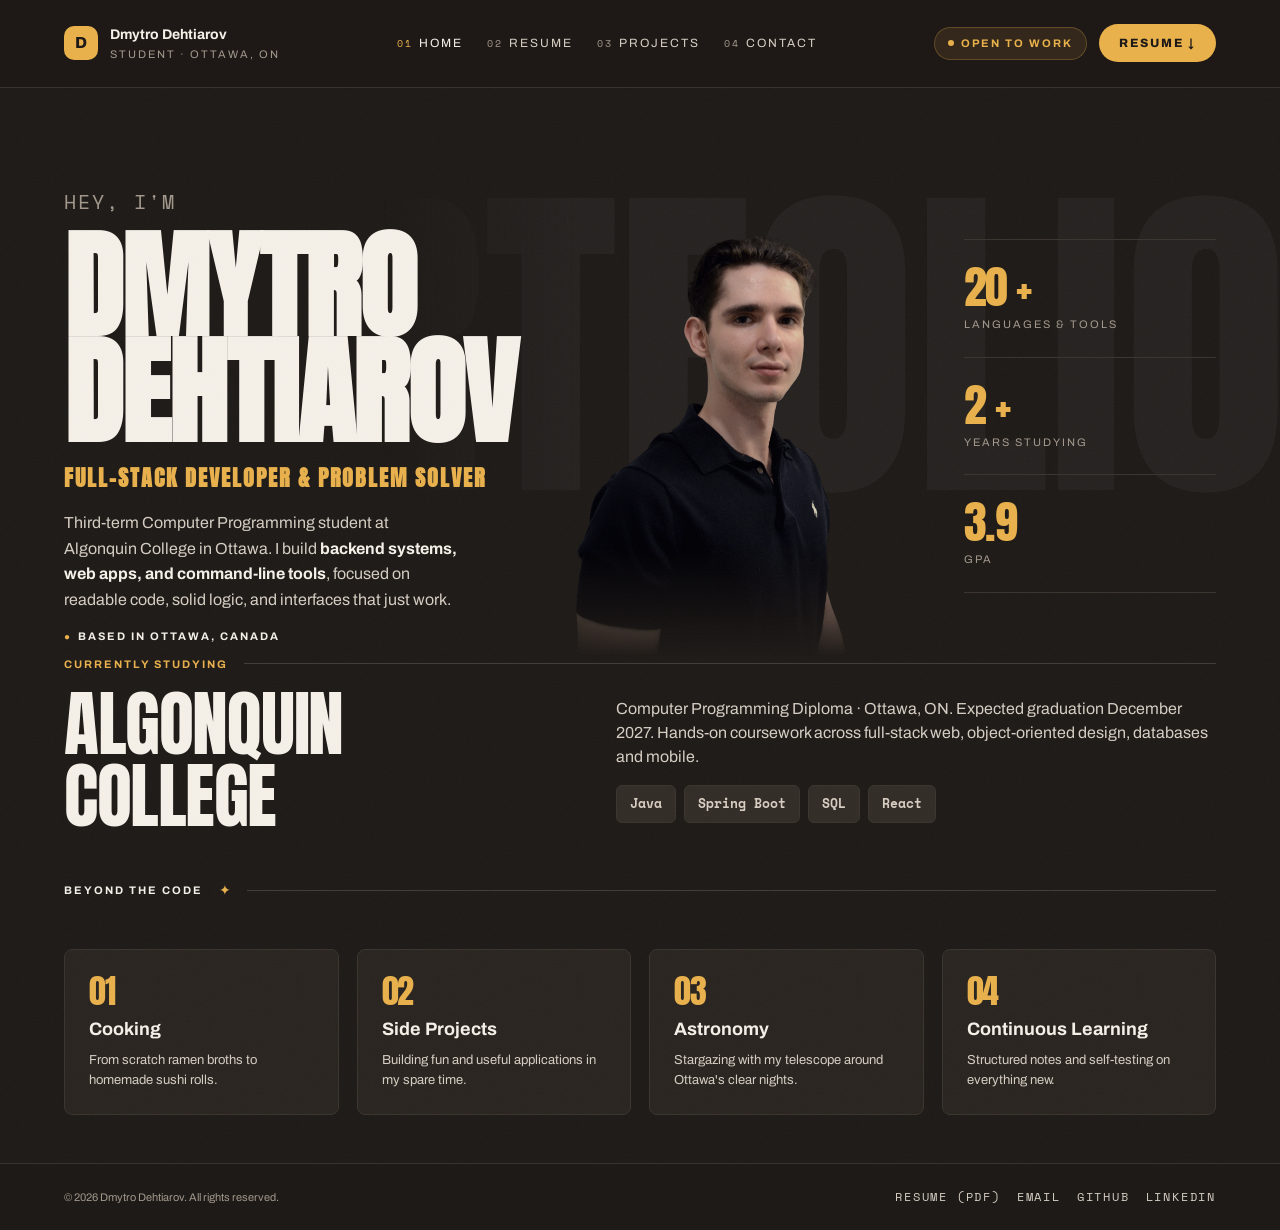
<file: index.html>
<!DOCTYPE html>
<html lang="en">
<head>
    <meta charset="UTF-8">
    <meta name="viewport" content="width=device-width, initial-scale=1.0">
    <meta name="color-scheme" content="dark">
    <title>Dmytro Dehtiarov - Full-Stack Developer Portfolio</title>
    <meta name="description" content="Portfolio of Dmytro Dehtiarov, a Computer Programming student at Algonquin College in Ottawa. Full-stack projects built with JavaScript, Java, Python and SQL.">
    <meta property="og:title" content="Dmytro Dehtiarov — Full-Stack Developer Portfolio">
    <meta property="og:description" content="Computer Programming student at Algonquin College. I build clean, responsive web apps and command-line tools.">
    <meta property="og:type" content="website">
    <meta property="og:image" content="images/Header_img.png">
    <link rel="icon" type="image/svg+xml" href="favicon.svg">
    <link rel="preconnect" href="https://fonts.googleapis.com">
    <link rel="preconnect" href="https://fonts.gstatic.com" crossorigin>
    <link href="https://fonts.googleapis.com/css2?family=Anton&family=Archivo:wght@400;600;700;800&family=Space+Mono:wght@400;700&display=swap" rel="stylesheet">
    <link rel="stylesheet" href="css/styles.css">
</head>
<body>

    <!-- BUILD:HEADER -->
<header>
        <div class="container">
            <nav>
                <div class="header-left">
                    <span class="header-avatar" aria-hidden="true">D</span>
                    <div class="header-identity">
                        <span class="header-name">Dmytro Dehtiarov</span>
                        <span class="muted-subtitle uppercase">Student · Ottawa, ON</span>
                    </div>
                </div>

                <!-- Burger toggle, only visible on mobile (see script.js) -->
                <button type="button" class="burger-btn" id="burgerBtn" aria-label="Toggle menu">
                    <span></span>
                    <span></span>
                    <span></span>
                </button>

                <ul class="nav-links" id="navLinks">
                    <li><a href="index.html" class="active" data-page="index"><span class="nav-num">01</span> home</a></li>
                    <li><a href="resume.html" data-page="resume"><span class="nav-num">02</span> resume</a></li>
                    <li><a href="projects.html" data-page="projects"><span class="nav-num">03</span> projects</a></li>
                    <li><a href="contact.html" data-page="contact"><span class="nav-num">04</span> contact</a></li>
                </ul>

                <div class="header-right">
                    <span class="status-pill"><span class="status-dot"></span><span class="uppercase">open to work</span></span>
                    <a href="Dmytro_Dehtiarov_resume.pdf" download class="header-resume-link uppercase">Resume ↓</a>
                </div>
            </nav>
        </div>
    </header>
    <!-- /BUILD:HEADER -->

    <main>

        <div class="page-grain" aria-hidden="true"></div>

        <!-- ===== HERO SECTION ===== -->
        <section class="hero reveal">
            <div class="container hero-inner">
                <span class="hero-word uppercase">portfolio</span>

                <div class="hero-content">
                    <span class="hero-greeting uppercase">Hey, I'm</span>
                    <h1 class="hero-name uppercase">Dmytro<br>Dehtiarov</h1>
                    <h2 class="hero-title uppercase">full-stack developer &amp; problem solver</h2>

                    <p>
                        Third-term Computer Programming student at Algonquin College in Ottawa. 
                        I build <strong>backend systems, web apps, and command-line tools</strong>, focused on readable code, 
                        solid logic, and interfaces that just work.
                    </p>
                    <div class="hero-location">
                        <span class="hero-location-circle">●</span>
                        <span class="uppercase">Based in Ottawa, Canada</span>
                    </div>
                </div>

                <div class="hero-image-wrap">
                    <img src="images/Header_img.png" alt="Dmytro Dehtiarov portrait" class="hero-image">
                </div>

                <!-- Quick stats, shown as a stacked list -->
                <div class="hero-stats">
                    <div class="stat">
                        <span class="stat-number">20 +</span>
                        <span class="stat-label uppercase">Languages &amp; Tools</span>
                    </div>
                    <div class="stat">
                        <span class="stat-number">2 +</span>
                        <span class="stat-label uppercase">Years Studying</span>
                    </div>
                    <div class="stat">
                        <span class="stat-number">3.9</span>
                        <span class="stat-label uppercase">GPA</span>
                    </div>
                </div>
            </div>
        </section>

        <!-- ===== COLLEGE SECTION ===== -->
        <section class="college reveal reveal-09">
            <div class="container">
                <div class="section-label">
                    <h2 class="uppercase">Currently studying</h2>
                    <span class="section-label-line"></span>
                </div>
                <div class="college-columns">
                    <div class="college-logo">
                        <a href="https://www.algonquincollege.com" target="_blank" rel="noopener noreferrer" class="uppercase">Algonquin<br>College</a>
                    </div>
                    <div class="college-info">
                        <p>Computer Programming Diploma · Ottawa, ON. Expected graduation December 2027. Hands-on coursework across full-stack web, object-oriented design, databases and mobile.</p>
                        <ul class="skill-list">
                            <li class="skill-chip">Java</li>
                            <li class="skill-chip">Spring Boot</li>
                            <li class="skill-chip">SQL</li>
                            <li class="skill-chip">React</li>
                        </ul>
                    </div>
                </div>
            </div>
        </section>

        <!-- ===== HOBBIES SECTION ===== -->
        <section class="hobbies reveal reveal-16">
            <div class="container">
                <div class="section-label">
                    <h2 class="uppercase white-color">Beyond the code</h2>
                    <span class="hobbies-star">✦</span>
                    <span class="section-label-line"></span>
                </div>

                <div class="hobbies-grid">
                    <article class="hobby-card">
                        <span class="hobby-number">01</span>
                        <h3>Cooking</h3>
                        <p>From scratch ramen broths to homemade sushi rolls.</p>
                    </article>

                    <article class="hobby-card">
                        <span class="hobby-number">02</span>
                        <h3>Side Projects</h3>
                        <p>Building fun and useful applications in my spare time.</p>
                    </article>

                    <article class="hobby-card">
                        <span class="hobby-number">03</span>
                        <h3>Astronomy</h3>
                        <p>Stargazing with my telescope around Ottawa's clear nights.</p>
                    </article>

                    <article class="hobby-card">
                        <span class="hobby-number">04</span>
                        <h3>Continuous Learning</h3>
                        <p>Structured notes and self-testing on everything new.</p>
                    </article>
                </div>
            </div>
        </section>

    </main>

    <!-- BUILD:FOOTER -->
<footer>
        <div class="container">
            <p class="footer-copyright">&copy; 2026 Dmytro Dehtiarov. All rights reserved.</p>

            <div class="footer-links">
                <a href="Dmytro_Dehtiarov_resume.pdf" download>Resume (PDF)</a>
                <a href="mailto:degtyarev.dmitry02@gmail.com">Email</a>
                <a href="https://github.com/dmytro-dehtiarov" target="_blank" rel="noopener noreferrer">GitHub</a>
                <a href="https://www.linkedin.com/in/dmytro-dehtiarov/" target="_blank" rel="noopener noreferrer">LinkedIn</a>
            </div>
        </div>
    </footer>
    <!-- /BUILD:FOOTER -->

    <script src="js/script.js"></script>
</body>
</html>
</file>
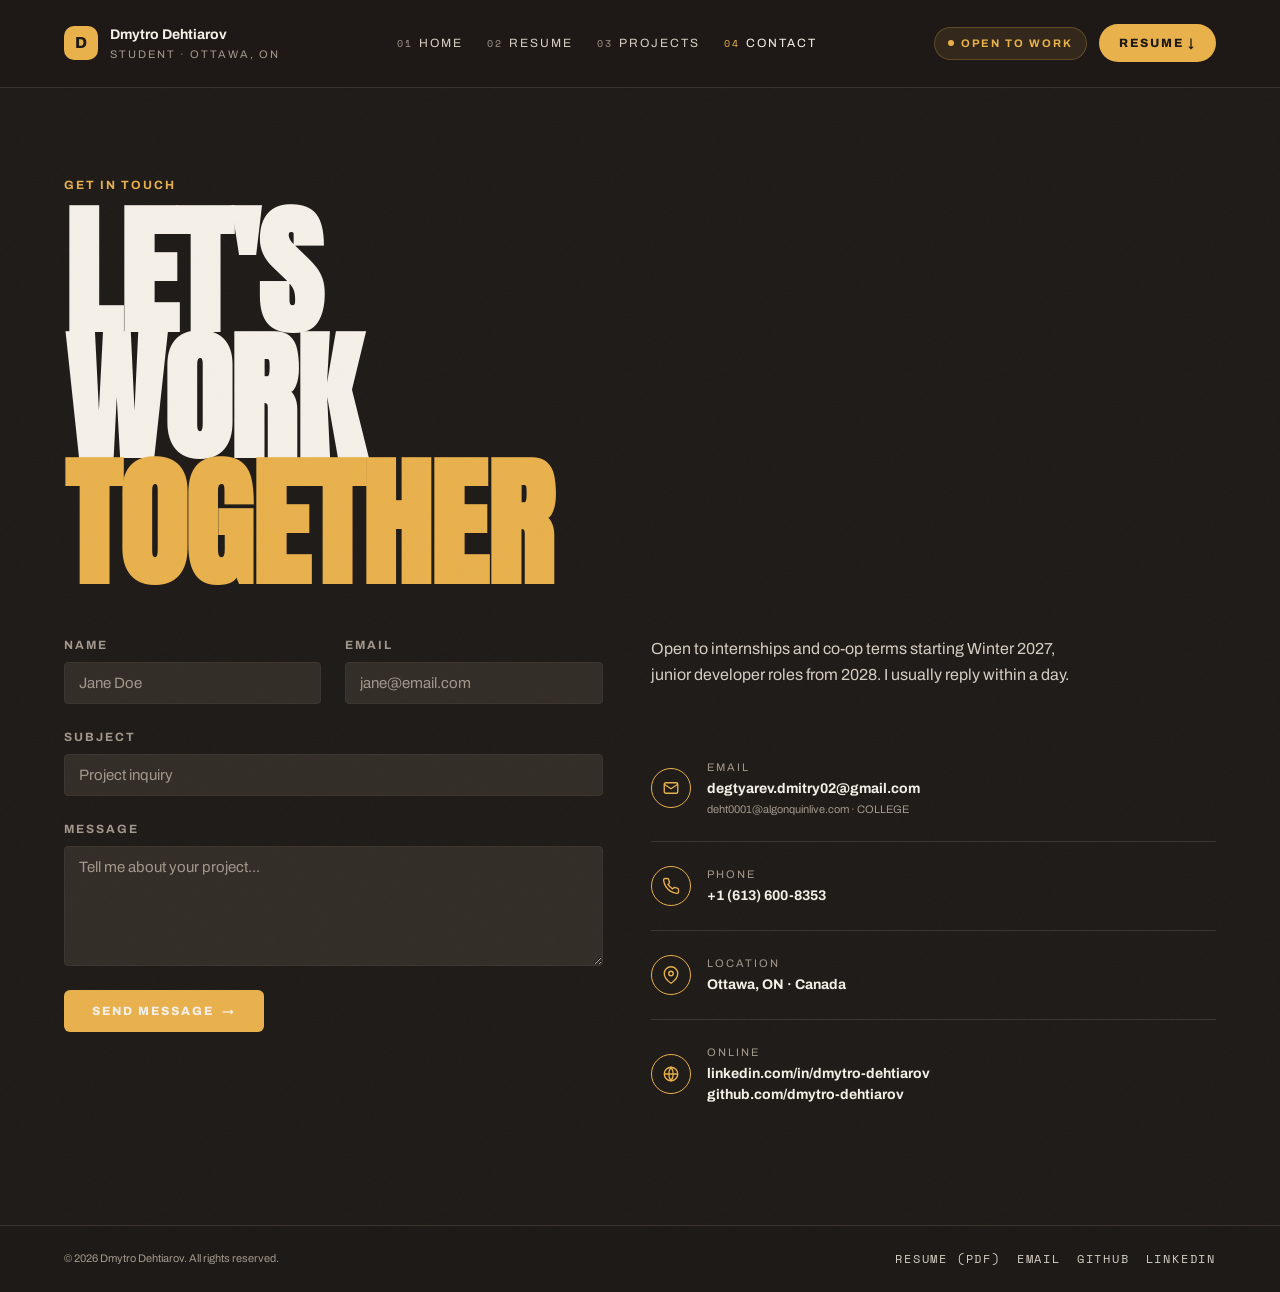
<file: contact.html>
<!DOCTYPE html>
<html lang="en">
<head>
    <meta charset="UTF-8">
    <meta name="viewport" content="width=device-width, initial-scale=1.0">
    <meta name="color-scheme" content="dark">
    <title>Contact - Dmytro Dehtiarov</title>
    <meta name="description" content="Get in touch with Dmytro Dehtiarov — Computer Programming student at Algonquin College, Ottawa. Open to internships, co-op terms and junior developer roles.">
    <meta property="og:title" content="Contact — Dmytro Dehtiarov">
    <meta property="og:description" content="Open to internships, co-op terms and junior developer roles starting 2026.">
    <meta property="og:type" content="website">
    <meta property="og:image" content="images/Header_img.png">
    <link rel="icon" type="image/svg+xml" href="favicon.svg">
    <link rel="preconnect" href="https://fonts.googleapis.com">
    <link rel="preconnect" href="https://fonts.gstatic.com" crossorigin>
    <link href="https://fonts.googleapis.com/css2?family=Anton&family=Archivo:wght@400;600;700;800&family=Space+Mono:wght@400;700&display=swap" rel="stylesheet">
    <link rel="stylesheet" href="css/styles.css">
</head>
<body>

    <!-- BUILD:HEADER -->
<header>
        <div class="container">
            <nav>
                <div class="header-left">
                    <span class="header-avatar" aria-hidden="true">D</span>
                    <div class="header-identity">
                        <span class="header-name">Dmytro Dehtiarov</span>
                        <span class="muted-subtitle uppercase">Student · Ottawa, ON</span>
                    </div>
                </div>

                <!-- Burger toggle, only visible on mobile (see script.js) -->
                <button type="button" class="burger-btn" id="burgerBtn" aria-label="Toggle menu">
                    <span></span>
                    <span></span>
                    <span></span>
                </button>

                <ul class="nav-links" id="navLinks">
                    <li><a href="index.html" data-page="index"><span class="nav-num">01</span> home</a></li>
                    <li><a href="resume.html" data-page="resume"><span class="nav-num">02</span> resume</a></li>
                    <li><a href="projects.html" data-page="projects"><span class="nav-num">03</span> projects</a></li>
                    <li><a href="contact.html" class="active" data-page="contact"><span class="nav-num">04</span> contact</a></li>
                </ul>

                <div class="header-right">
                    <span class="status-pill"><span class="status-dot"></span><span class="uppercase">open to work</span></span>
                    <a href="Dmytro_Dehtiarov_resume.pdf" download class="header-resume-link uppercase">Resume ↓</a>
                </div>
            </nav>
        </div>
    </header>
    <!-- /BUILD:HEADER -->

    <main>

        <div class="page-grain" aria-hidden="true"></div>

        <!-- ===== PAGE HEADING ===== -->
        <section class="contact-hero reveal">
            <div class="container">
                <span class="red-tag uppercase">Get in touch</span>
                <h1 class="uppercase contact-heading">
                    <span class="white-color">Let's<br>Work</span><br>
                    <span class="accent-color">Together</span>
                </h1>
            </div>
        </section>

        <!-- ===== FORM + CONTACT INFO ===== -->
        <section class="contact-content">
            <div class="container split-grid">
                <!-- Hidden heading, just here so screen readers get a label for this section -->
                <h2 class="sr-only">Contact form and details</h2>

                <!--
                    Form validated in script.js: required fields + email format check.
                    Submits via Formspree (https://formspree.io) — no backend needed.
                    script.js posts this via fetch() with an "Accept: application/json"
                    header, which is Formspree's documented vanilla-JS AJAX pattern, so no
                    Formspree client library is needed on top of it.
                -->
                <form class="contact-form reveal reveal-09" id="contactForm" action="https://formspree.io/f/xjgqqkyl" method="POST" novalidate>
                    <div class="form-row">
                        <div class="form-field">
                            <label for="name" class="uppercase">Name</label>
                            <input type="text" id="name" name="name" placeholder="Jane Doe">
                            <span class="field-error" id="nameError"></span>
                        </div>
                        <div class="form-field">
                            <label for="email" class="uppercase">Email</label>
                            <input type="email" id="email" name="email" placeholder="jane@email.com">
                            <span class="field-error" id="emailError"></span>
                        </div>
                    </div>

                    <div class="form-field">
                        <label for="subject" class="uppercase">Subject</label>
                        <input type="text" id="subject" name="subject" placeholder="Project inquiry">
                        <span class="field-error" id="subjectError"></span>
                    </div>

                    <div class="form-field">
                        <label for="message" class="uppercase">Message</label>
                        <textarea id="message" name="message" rows="5" placeholder="Tell me about your project..."></textarea>
                        <span class="field-error" id="messageError"></span>
                    </div>

                    <button type="submit" class="btn-send" id="submitBtn">
                        Send Message
                        <span class="btn-arrow">→</span>
                    </button>

                    <p class="form-status" id="formStatus" role="status" aria-live="polite"></p>
                </form>

                <!-- Side panel: short intro + direct contact details -->
                <div class="contact-side reveal reveal-16">
                    <p class="contact-intro">Open to internships and co-op terms starting Winter 2027, junior developer roles from 2028. I usually reply within a day.</p>

                    <ul class="contact-details">
                        <li class="contact-item">
                            <span class="contact-icon"><svg viewBox="0 0 24 24" fill="none" stroke="currentColor" stroke-width="1.8" aria-hidden="true"><rect x="3" y="5" width="18" height="14" rx="2"></rect><path d="M3 7l9 6 9-6"></path></svg></span>
                            <span>
                                <span class="contact-label uppercase">Email</span>
                                <a href="mailto:degtyarev.dmitry02@gmail.com" class="contact-value link-plain">degtyarev.dmitry02@gmail.com</a>
                                <a href="mailto:deht0001@algonquinlive.com" class="contact-value link-plain contact-value-secondary">deht0001@algonquinlive.com <span class="contact-value-tag">· College</span></a>
                            </span>
                        </li>
                        <li class="contact-item">
                            <span class="contact-icon"><svg viewBox="0 0 24 24" fill="none" stroke="currentColor" stroke-width="1.8" aria-hidden="true"><path d="M22 16.92v3a2 2 0 0 1-2.18 2 19.79 19.79 0 0 1-8.63-3.07 19.5 19.5 0 0 1-6-6 19.79 19.79 0 0 1-3.07-8.67A2 2 0 0 1 4.11 2h3a2 2 0 0 1 2 1.72c.13.96.36 1.9.7 2.81a2 2 0 0 1-.45 2.11L8.09 9.91a16 16 0 0 0 6 6l1.27-1.27a2 2 0 0 1 2.11-.45c.91.34 1.85.57 2.81.7A2 2 0 0 1 22 16.92z"></path></svg></span>
                            <span>
                                <span class="contact-label uppercase">Phone</span>
                                <a href="tel:+16136008353" class="contact-value link-plain">+1&nbsp;(613)&nbsp;600&#8209;8353</a>
                            </span>
                        </li>
                        <li class="contact-item">
                            <span class="contact-icon"><svg viewBox="0 0 24 24" fill="none" stroke="currentColor" stroke-width="1.8" aria-hidden="true"><path d="M21 10c0 7-9 13-9 13s-9-6-9-13a9 9 0 0 1 18 0z"></path><circle cx="12" cy="10" r="3"></circle></svg></span>
                            <span>
                                <span class="contact-label uppercase">Location</span>
                                <span class="contact-value">Ottawa, ON · Canada</span>
                            </span>
                        </li>
                        <li class="contact-item">
                            <span class="contact-icon"><svg viewBox="0 0 24 24" fill="none" stroke="currentColor" stroke-width="1.8" aria-hidden="true"><circle cx="12" cy="12" r="9"></circle><path d="M3 12h18M12 3a15 15 0 0 1 0 18 15 15 0 0 1 0-18z"></path></svg></span>
                            <span>
                                <span class="contact-label uppercase">Online</span>
                                <a href="https://www.linkedin.com/in/dmytro-dehtiarov/" target="_blank" rel="noopener noreferrer" class="contact-value link-plain">linkedin.com/in/dmytro-dehtiarov</a>
                                <a href="https://github.com/dmytro-dehtiarov" target="_blank" rel="noopener noreferrer" class="contact-value link-plain">github.com/dmytro-dehtiarov</a>
                            </span>
                        </li>
                    </ul>
                </div>
            </div>
        </section>

    </main>

    <!-- BUILD:FOOTER -->
<footer>
        <div class="container">
            <p class="footer-copyright">&copy; 2026 Dmytro Dehtiarov. All rights reserved.</p>

            <div class="footer-links">
                <a href="Dmytro_Dehtiarov_resume.pdf" download>Resume (PDF)</a>
                <a href="mailto:degtyarev.dmitry02@gmail.com">Email</a>
                <a href="https://github.com/dmytro-dehtiarov" target="_blank" rel="noopener noreferrer">GitHub</a>
                <a href="https://www.linkedin.com/in/dmytro-dehtiarov/" target="_blank" rel="noopener noreferrer">LinkedIn</a>
            </div>
        </div>
    </footer>
    <!-- /BUILD:FOOTER -->

    <script src="js/script.js"></script>
</body>
</html>
</file>
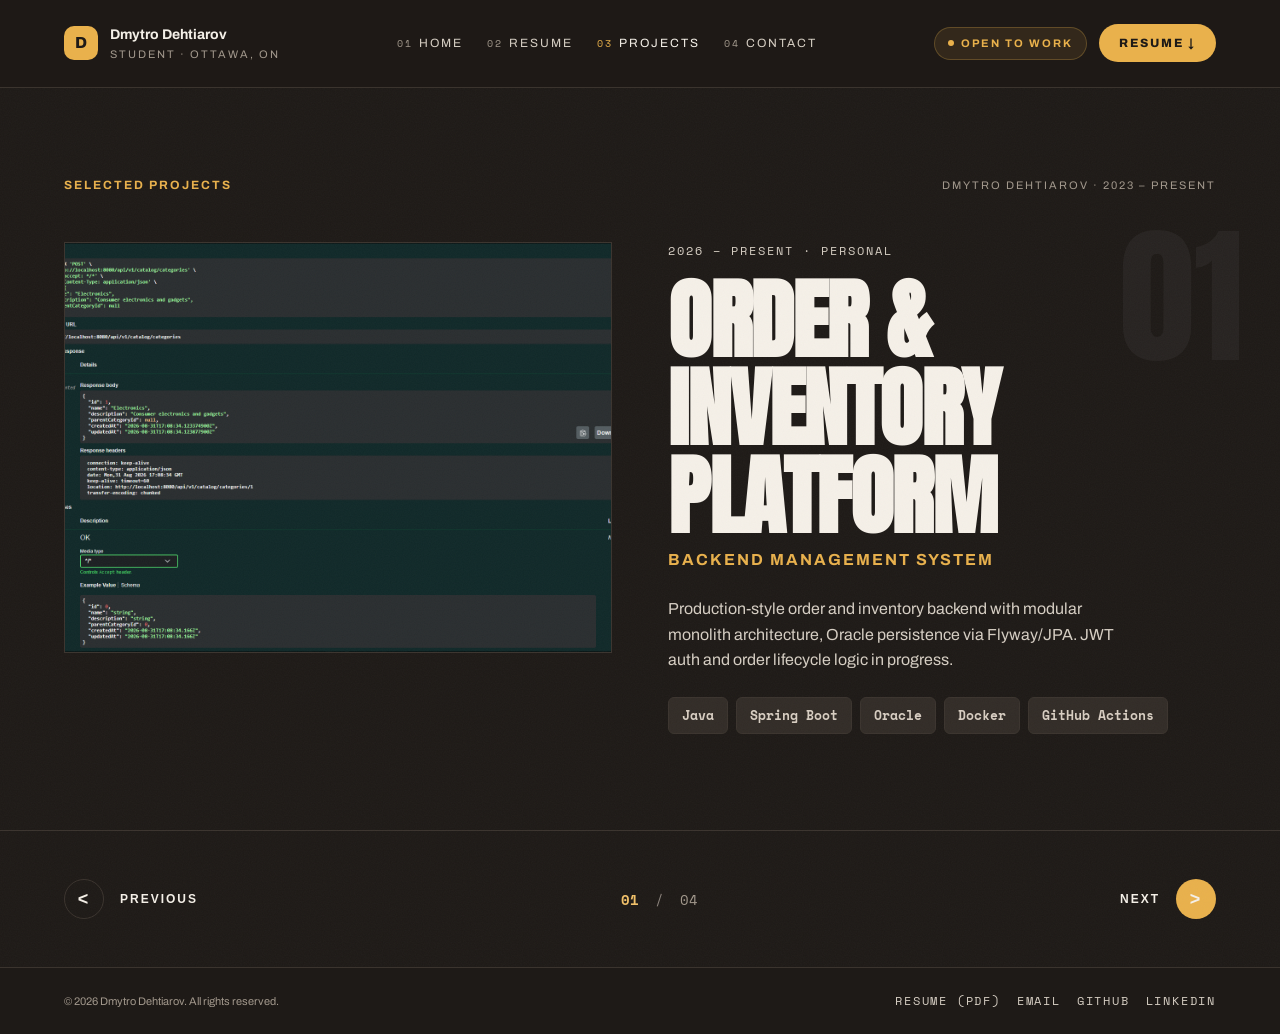
<file: projects.html>
<!DOCTYPE html>
<html lang="en">
<head>
    <meta charset="UTF-8">
    <meta name="viewport" content="width=device-width, initial-scale=1.0">
    <meta name="color-scheme" content="dark">
    <title>Projects - Dmytro Dehtiarov</title>
    <meta name="description" content="Selected projects by Dmytro Dehtiarov: a portfolio website, an order & inventory backend, a Telegram media downloader CLI, and Study Spot Finder.">
    <meta property="og:title" content="Projects — Dmytro Dehtiarov">
    <meta property="og:description" content="Selected projects: portfolio website, order & inventory platform, Telegram media downloader, Study Spot Finder.">
    <meta property="og:type" content="website">
    <meta property="og:image" content="images/ProjectLanding.png">
    <link rel="icon" type="image/svg+xml" href="favicon.svg">
    <link rel="preconnect" href="https://fonts.googleapis.com">
    <link rel="preconnect" href="https://fonts.gstatic.com" crossorigin>
    <link href="https://fonts.googleapis.com/css2?family=Anton&family=Archivo:wght@400;600;700;800&family=Space+Mono:wght@400;700&display=swap" rel="stylesheet">
    <link rel="stylesheet" href="css/styles.css">
</head>
<body>

    <!-- BUILD:HEADER -->
<header>
        <div class="container">
            <nav>
                <div class="header-left">
                    <span class="header-avatar" aria-hidden="true">D</span>
                    <div class="header-identity">
                        <span class="header-name">Dmytro Dehtiarov</span>
                        <span class="muted-subtitle uppercase">Student · Ottawa, ON</span>
                    </div>
                </div>

                <!-- Burger toggle, only visible on mobile (see script.js) -->
                <button type="button" class="burger-btn" id="burgerBtn" aria-label="Toggle menu">
                    <span></span>
                    <span></span>
                    <span></span>
                </button>

                <ul class="nav-links" id="navLinks">
                    <li><a href="index.html" data-page="index"><span class="nav-num">01</span> home</a></li>
                    <li><a href="resume.html" data-page="resume"><span class="nav-num">02</span> resume</a></li>
                    <li><a href="projects.html" class="active" data-page="projects"><span class="nav-num">03</span> projects</a></li>
                    <li><a href="contact.html" data-page="contact"><span class="nav-num">04</span> contact</a></li>
                </ul>

                <div class="header-right">
                    <span class="status-pill"><span class="status-dot"></span><span class="uppercase">open to work</span></span>
                    <a href="Dmytro_Dehtiarov_resume.pdf" download class="header-resume-link uppercase">Resume ↓</a>
                </div>
            </nav>
        </div>
    </header>
    <!-- /BUILD:HEADER -->

    <main>

        <div class="page-grain" aria-hidden="true"></div>

        <section class="projects">
            <div class="container">
                <!-- Hidden heading, just here so screen readers get a page title -->
                <h1 class="sr-only">Projects</h1>

                <div class="projects-top reveal">
                    <span class="red-tag uppercase">Selected projects</span>
                    <span class="muted-subtitle uppercase">Dmytro Dehtiarov · 2023 – Present</span>
                </div>

                <!--
                    Slideshow: only one .project has the "active" class at a time.
                    script.js swaps it on prev/next clicks — see .project / .project.active in styles.css
                -->

                <!-- Slide 1: Order Platform -->
                <article class="project active reveal reveal-08">
                    <div class="project-media">
                        <div class="project-image">
                            <img src="images/OrderInventoryPlatform.png" alt="Order Inventory Platform" class="project-screenshot">
                        </div>
                    </div>
                    <div class="project-info">
                        <span class="project-num-bg">01</span>
                        <span class="muted-subtitle uppercase project-year">2026 – Present · Personal</span>
                        <h2 class="project-title uppercase"><a href="https://github.com/dmytro-dehtiarov/order-inventory-platform" target="_blank" rel="noopener noreferrer">Order &amp; Inventory Platform</a></h2>
                        <p class="project-subtitle uppercase">Backend Management System</p>
                        <p class="project-desc">Production-style order and inventory backend with modular monolith architecture, Oracle persistence via Flyway/JPA. JWT auth and order lifecycle logic in progress.</p>
                        <ul class="skill-list">
                            <li class="skill-chip">Java</li>
                            <li class="skill-chip">Spring Boot</li>
                            <li class="skill-chip">Oracle</li>
                            <li class="skill-chip">Docker</li>
                            <li class="skill-chip">GitHub Actions</li>
                        </ul>
                    </div>
                </article>

                <!-- Slide 2: Study Spot Finder -->
                <article class="project reveal reveal-08">
                    <div class="project-media">
                        <div class="project-image">
                            <img src="images/StudySpotFinder.png" alt="Study Spot Finder" class="project-screenshot">
                        </div>
                    </div>
                    <div class="project-info">
                        <span class="project-num-bg">02</span>
                        <span class="muted-subtitle uppercase project-year">2026 · Academic</span>
                        <h2 class="project-title uppercase"><a href="https://github.com/dmytro-dehtiarov/StudySpotFinder" target="_blank" rel="noopener noreferrer">Study Spot Finder</a></h2>
                        <p class="project-subtitle uppercase">Study Location Discovery App</p>
                        <p class="project-desc">Led a 3-person team on this group web app for discovering and rating study spots on an interactive map, filtered by outlets, Wi-Fi, hours and A/C. Owned the architecture and feature decisions, distributed and reviewed issues, and drove backend and view-layer implementation, with session auth and role-based access.</p>
                        <ul class="skill-list">
                            <li class="skill-chip">Node.js</li>
                            <li class="skill-chip">Express</li>
                            <li class="skill-chip">MongoDB</li>
                            <li class="skill-chip">Pug</li>
                            <li class="skill-chip">Leaflet</li>
                        </ul>
                    </div>
                </article>

                <!-- Slide 3: Telegram Media Downloader -->
                <article class="project reveal reveal-08">
                    <div class="project-media">
                        <div class="project-image">
                            <img src="images/MediaDownloader.png" alt="Telegram Media Downloader" class="project-screenshot">
                        </div>
                    </div>
                    <div class="project-info">
                        <span class="project-num-bg">03</span>
                        <span class="muted-subtitle uppercase project-year">2023 · Personal</span>
                        <h2 class="project-title uppercase"><a href="https://github.com/dmytro-dehtiarov/telegram-media-downloader" target="_blank" rel="noopener noreferrer">Telegram Media Downloader</a></h2>
                        <p class="project-subtitle uppercase">CLI Media Tool</p>
                        <p class="project-desc">CLI tool to download videos, photos and documents from Telegram channels. Supports type filters, date ranges and session-based auth</p>
                        <ul class="skill-list">
                            <li class="skill-chip">Python</li>
                            <li class="skill-chip">Telethon</li>
                            <li class="skill-chip">CLI</li>
                            <li class="skill-chip">API</li>
                        </ul>
                    </div>
                </article>

                <!-- Slide 4: Portfolio Website -->
                <article class="project reveal reveal-08">
                    <div class="project-media">
                        <div class="project-image">
                            <img src="images/ProjectLanding.png" alt="Project Landing" class="project-screenshot">
                        </div>
                    </div>
                    <div class="project-info">
                        <span class="project-num-bg">04</span>
                        <span class="muted-subtitle uppercase project-year">2026 · Academic</span>
                        <h2 class="project-title uppercase"><a href="https://github.com/dmytro-dehtiarov/portfolio" target="_blank" rel="noopener noreferrer">Portfolio Website</a></h2>
                        <p class="project-subtitle uppercase">Personal Showcase</p>
                        <p class="project-desc">A responsive portfolio website to display my work and skills. Built with vanilla HTML, CSS and JavaScript.</p>
                        <ul class="skill-list">
                            <li class="skill-chip">HTML</li>
                            <li class="skill-chip">CSS</li>
                            <li class="skill-chip">JavaScript</li>
                        </ul>
                    </div>
                </article>
            </div>

            <!-- Prev / next controls + slide counter -->
            <div class="projects-pager reveal reveal-16">
                <div class="container projects-pager-inner">
                    <button type="button" class="pager-btn" id="prevBtn" aria-label="Previous project">
                        <span class="pager-arrow">&lt;</span>
                        <span class="uppercase">Previous</span>
                    </button>

                    <div class="pager-track">
                        <span class="pager-current" id="pagerCurrent">01</span>
                        <span class="pager-sep">/</span>
                        <span class="pager-total">04</span>
                    </div>

                    <button type="button" class="pager-btn pager-btn-next" id="nextBtn" aria-label="Next project">
                        <span class="uppercase">Next</span>
                        <span class="pager-arrow">&gt;</span>
                    </button>
                </div>
            </div>
        </section>
    </main>

    <!-- BUILD:FOOTER -->
<footer>
        <div class="container">
            <p class="footer-copyright">&copy; 2026 Dmytro Dehtiarov. All rights reserved.</p>

            <div class="footer-links">
                <a href="Dmytro_Dehtiarov_resume.pdf" download>Resume (PDF)</a>
                <a href="mailto:degtyarev.dmitry02@gmail.com">Email</a>
                <a href="https://github.com/dmytro-dehtiarov" target="_blank" rel="noopener noreferrer">GitHub</a>
                <a href="https://www.linkedin.com/in/dmytro-dehtiarov/" target="_blank" rel="noopener noreferrer">LinkedIn</a>
            </div>
        </div>
    </footer>
    <!-- /BUILD:FOOTER -->

    <script src="js/script.js"></script>
</body>
</html>
</file>
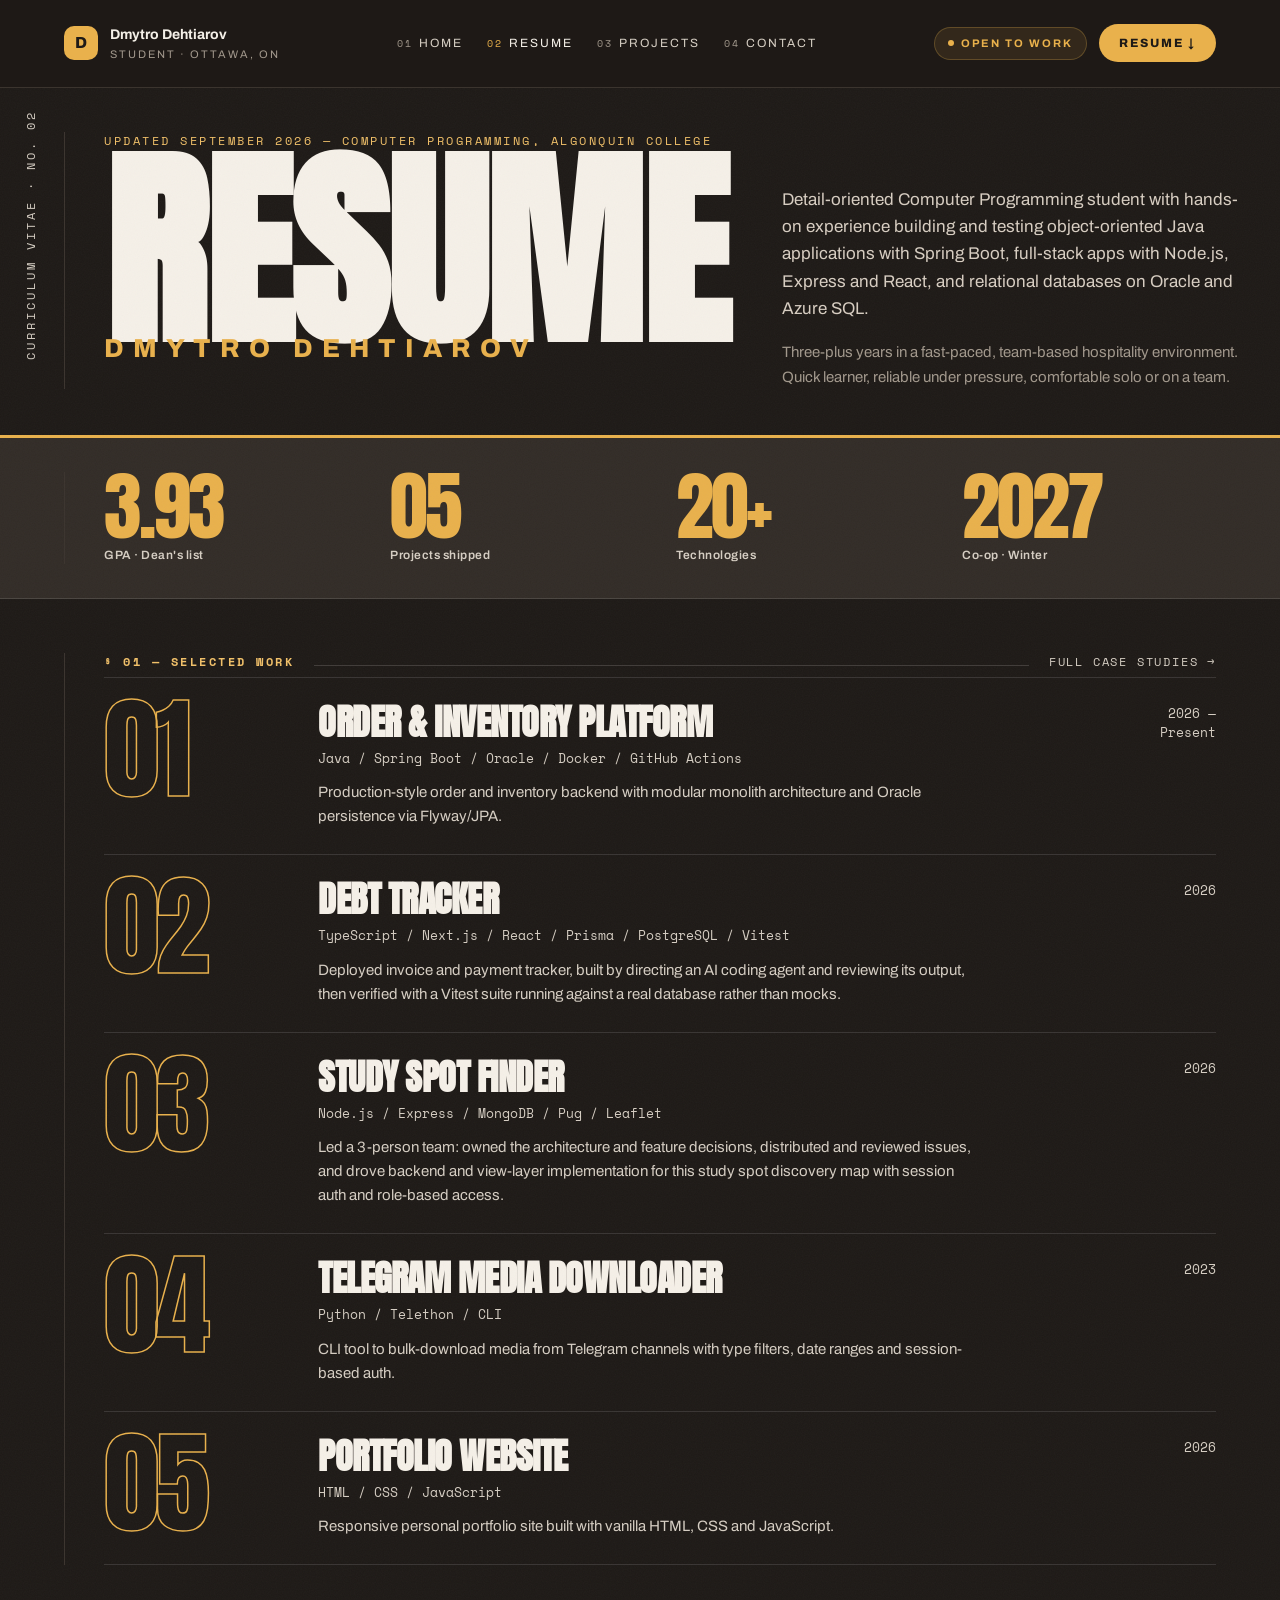
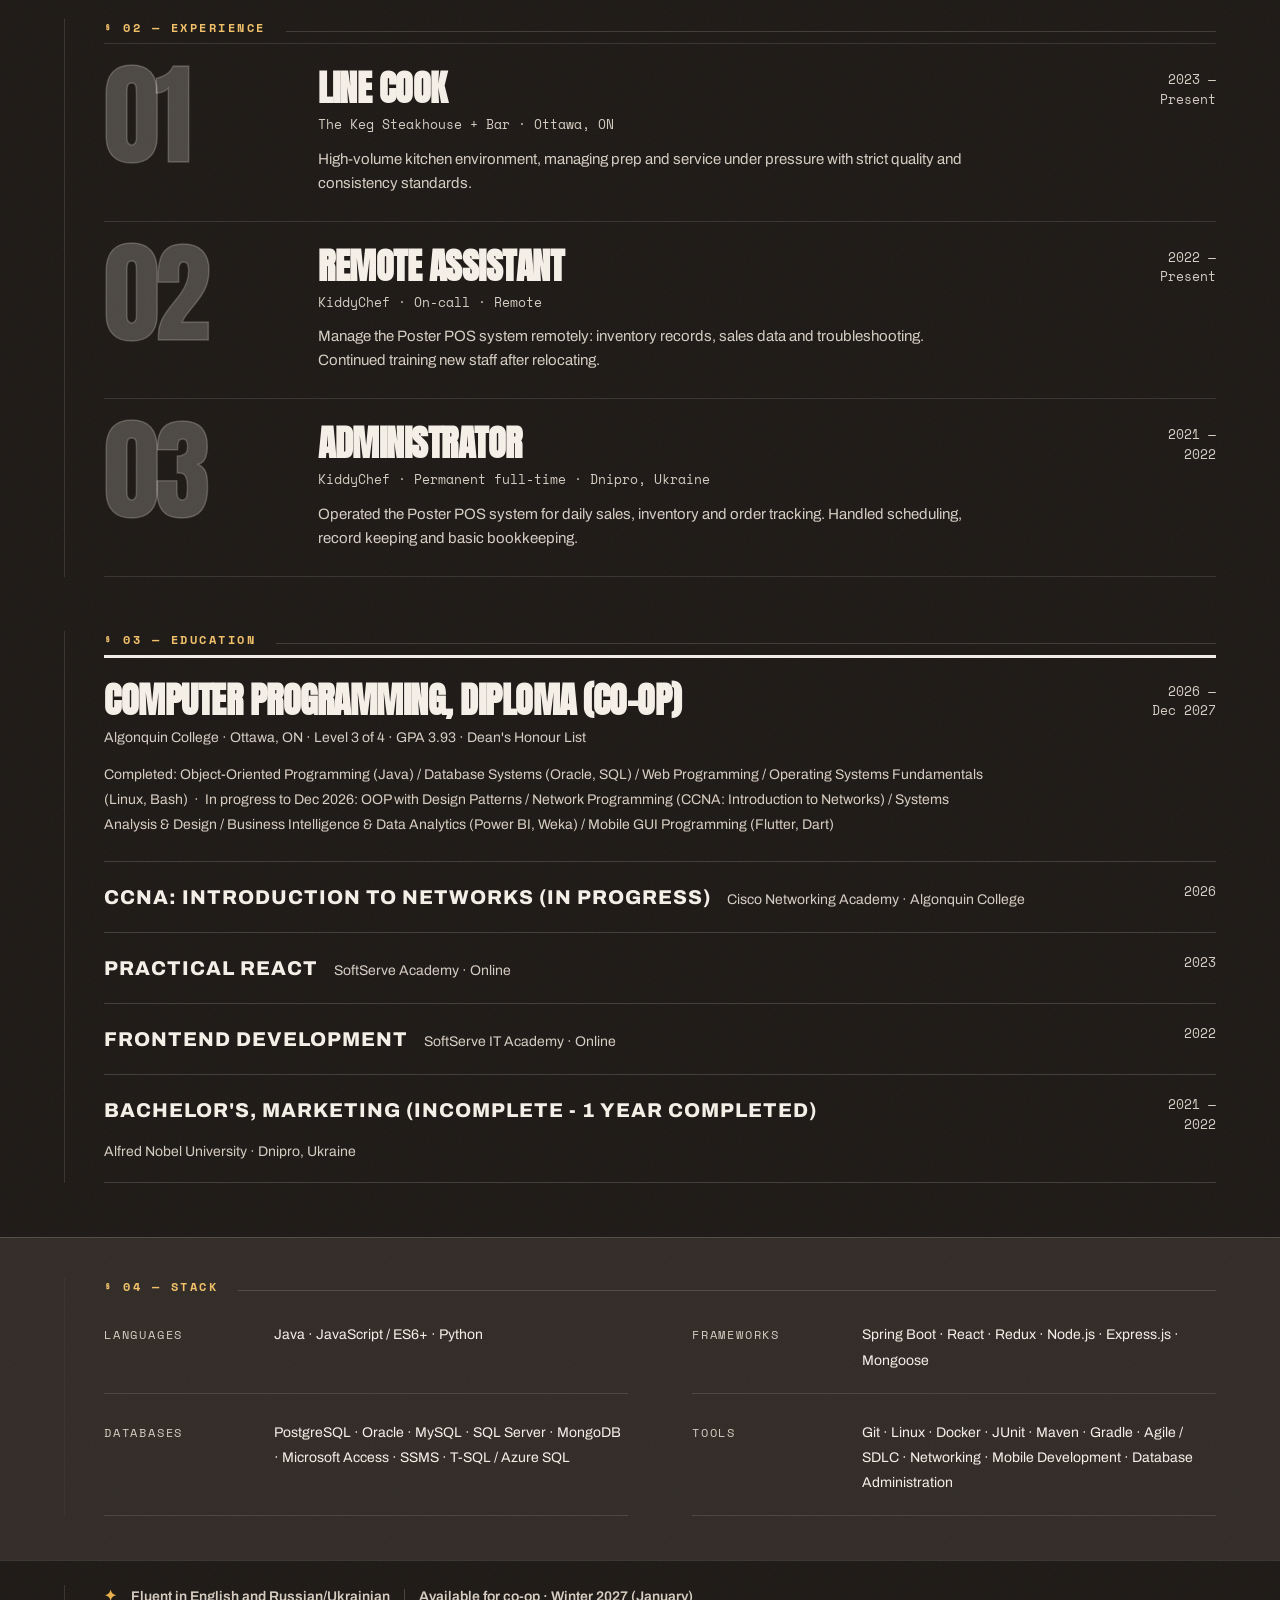
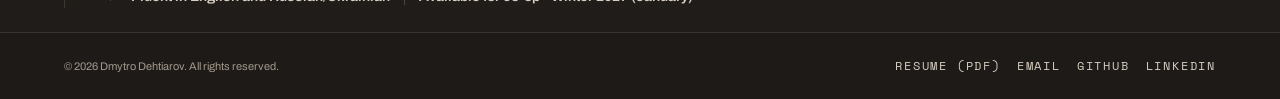
<file: resume.html>
<!DOCTYPE html>
<html lang="en">
<head>
    <meta charset="UTF-8">
    <meta name="viewport" content="width=device-width, initial-scale=1.0">
    <meta name="color-scheme" content="dark">
    <title>Resume - Dmytro Dehtiarov</title>
    <meta name="description" content="Resume of Dmytro Dehtiarov — Computer Programming student at Algonquin College. Education, skills and project experience in JavaScript, Java, Python and SQL.">
    <meta property="og:title" content="Resume — Dmytro Dehtiarov">
    <meta property="og:description" content="Education, skills and project experience — Computer Programming student at Algonquin College, Ottawa.">
    <meta property="og:type" content="website">
    <meta property="og:image" content="images/Header_img.png">
    <link rel="icon" type="image/svg+xml" href="favicon.svg">
    <link rel="preconnect" href="https://fonts.googleapis.com">
    <link rel="preconnect" href="https://fonts.gstatic.com" crossorigin>
    <link href="https://fonts.googleapis.com/css2?family=Anton&family=Archivo:wght@400;600;700;800&family=Space+Mono:wght@400;700&display=swap" rel="stylesheet">
    <link rel="stylesheet" href="css/styles.css">
</head>
<body class="page-resume">

    <!-- BUILD:HEADER -->
<header>
        <div class="container">
            <nav>
                <div class="header-left">
                    <span class="header-avatar" aria-hidden="true">D</span>
                    <div class="header-identity">
                        <span class="header-name">Dmytro Dehtiarov</span>
                        <span class="muted-subtitle uppercase">Student · Ottawa, ON</span>
                    </div>
                </div>

                <!-- Burger toggle, only visible on mobile (see script.js) -->
                <button type="button" class="burger-btn" id="burgerBtn" aria-label="Toggle menu">
                    <span></span>
                    <span></span>
                    <span></span>
                </button>

                <ul class="nav-links" id="navLinks">
                    <li><a href="index.html" data-page="index"><span class="nav-num">01</span> home</a></li>
                    <li><a href="resume.html" class="active" data-page="resume"><span class="nav-num">02</span> resume</a></li>
                    <li><a href="projects.html" data-page="projects"><span class="nav-num">03</span> projects</a></li>
                    <li><a href="contact.html" data-page="contact"><span class="nav-num">04</span> contact</a></li>
                </ul>

                <div class="header-right">
                    <span class="status-pill"><span class="status-dot"></span><span class="uppercase">open to work</span></span>
                    <a href="Dmytro_Dehtiarov_resume.pdf" download class="header-resume-link uppercase">Resume ↓</a>
                </div>
            </nav>
        </div>
    </header>
    <!-- /BUILD:HEADER -->

    <main class="resume-broadsheet">

        <div class="page-grain" aria-hidden="true"></div>
        <span class="broadsheet-rail-label" aria-hidden="true">Curriculum vitae · No. 02</span>

        <!-- ===== TITLE BLOCK ===== -->
        <section class="bs-title reveal">
            <div class="container">
                <div class="resume-section">
                    <span class="bs-kicker">Updated September 2026 — Computer Programming, Algonquin College</span>

                    <div class="bs-title-grid">
                        <div>
                            <h1 class="bs-headline">resume</h1>
                            <p class="bs-name">Dmytro Dehtiarov</p>
                        </div>
                        <div class="bs-summary">
                            <p>Detail-oriented Computer Programming student with hands-on experience building and testing object-oriented Java applications with Spring Boot, full-stack apps with Node.js, Express and React, and relational databases on Oracle and Azure SQL.</p>
                            <p>Three-plus years in a fast-paced, team-based hospitality environment. Quick learner, reliable under pressure, comfortable solo or on a team.</p>
                        </div>
                    </div>
                </div>
            </div>
        </section>

        <!-- ===== FACTS BAND ===== -->
        <section class="bs-facts reveal reveal-09" aria-label="Key facts">
            <div class="container">
                <div class="resume-section bs-facts-grid">
                    <div>
                        <span class="bs-fact-num">3.93</span>
                        <span class="bs-fact-label">GPA · Dean's list</span>
                    </div>
                    <div>
                        <span class="bs-fact-num">05</span>
                        <span class="bs-fact-label">Projects shipped</span>
                    </div>
                    <div>
                        <span class="bs-fact-num">20+</span>
                        <span class="bs-fact-label">Technologies</span>
                    </div>
                    <div>
                        <span class="bs-fact-num">2027</span>
                        <span class="bs-fact-label">Co-op · Winter</span>
                    </div>
                </div>
            </div>
        </section>

        <!-- ===== § 01 — SELECTED WORK ===== -->
        <section class="bs-section reveal reveal-16">
            <div class="container">
                <div class="resume-section">
                    <div class="bs-section-head">
                        <h2 class="bs-section-label">§ 01 — Selected work</h2>
                        <span class="bs-section-line"></span>
                        <a href="projects.html" class="bs-section-link">Full case studies →</a>
                    </div>

                    <div class="bs-row">
                        <span class="bs-row-num" aria-hidden="true">01</span>
                        <div>
                            <h3 class="bs-row-title">Order &amp; Inventory Platform</h3>
                            <p class="bs-row-stack">Java / Spring Boot / Oracle / Docker / GitHub Actions</p>
                            <p class="bs-row-desc">Production-style order and inventory backend with modular monolith architecture and Oracle persistence via Flyway/JPA.</p>
                        </div>
                        <span class="bs-row-date">2026 —<br>Present</span>
                    </div>

                    <div class="bs-row">
                        <span class="bs-row-num" aria-hidden="true">02</span>
                        <div>
                            <h3 class="bs-row-title">Debt Tracker</h3>
                            <p class="bs-row-stack">TypeScript / Next.js / React / Prisma / PostgreSQL / Vitest</p>
                            <p class="bs-row-desc">Deployed invoice and payment tracker, built by directing an AI coding agent and reviewing its output, then verified with a Vitest suite running against a real database rather than mocks.</p>
                        </div>
                        <span class="bs-row-date">2026</span>
                    </div>

                    <div class="bs-row">
                        <span class="bs-row-num" aria-hidden="true">03</span>
                        <div>
                            <h3 class="bs-row-title">Study Spot Finder</h3>
                            <p class="bs-row-stack">Node.js / Express / MongoDB / Pug / Leaflet</p>
                            <p class="bs-row-desc">Led a 3-person team: owned the architecture and feature decisions, distributed and reviewed issues, and drove backend and view-layer implementation for this study spot discovery map with session auth and role-based access.</p>
                        </div>
                        <span class="bs-row-date">2026</span>
                    </div>

                    <div class="bs-row">
                        <span class="bs-row-num" aria-hidden="true">04</span>
                        <div>
                            <h3 class="bs-row-title">Telegram Media Downloader</h3>
                            <p class="bs-row-stack">Python / Telethon / CLI</p>
                            <p class="bs-row-desc">CLI tool to bulk-download media from Telegram channels with type filters, date ranges and session-based auth.</p>
                        </div>
                        <span class="bs-row-date">2023</span>
                    </div>

                    <div class="bs-row">
                        <span class="bs-row-num" aria-hidden="true">05</span>
                        <div>
                            <h3 class="bs-row-title">Portfolio Website</h3>
                            <p class="bs-row-stack">HTML / CSS / JavaScript</p>
                            <p class="bs-row-desc">Responsive personal portfolio site built with vanilla HTML, CSS and JavaScript.</p>
                        </div>
                        <span class="bs-row-date">2026</span>
                    </div>
                </div>
            </div>
        </section>

        <!-- ===== § 02 — EXPERIENCE ===== -->
        <section class="bs-section reveal reveal-22">
            <div class="container">
                <div class="resume-section">
                    <div class="bs-section-head">
                        <h2 class="bs-section-label">§ 02 — Experience</h2>
                        <span class="bs-section-line"></span>
                    </div>

                    <div class="bs-row">
                        <span class="bs-row-num bs-row-num--ghost" aria-hidden="true">01</span>
                        <div>
                            <h3 class="bs-row-title">Line Cook</h3>
                            <p class="bs-row-stack">The Keg Steakhouse + Bar · Ottawa, ON</p>
                            <p class="bs-row-desc">High-volume kitchen environment, managing prep and service under pressure with strict quality and consistency standards.</p>
                        </div>
                        <span class="bs-row-date">2023 —<br>Present</span>
                    </div>

                    <div class="bs-row">
                        <span class="bs-row-num bs-row-num--ghost" aria-hidden="true">02</span>
                        <div>
                            <h3 class="bs-row-title">Remote Assistant</h3>
                            <p class="bs-row-stack">KiddyChef · On-call · Remote</p>
                            <p class="bs-row-desc">Manage the Poster POS system remotely: inventory records, sales data and troubleshooting. Continued training new staff after relocating.</p>
                        </div>
                        <span class="bs-row-date">2022 —<br>Present</span>
                    </div>

                    <div class="bs-row">
                        <span class="bs-row-num bs-row-num--ghost" aria-hidden="true">03</span>
                        <div>
                            <h3 class="bs-row-title">Administrator</h3>
                            <p class="bs-row-stack">KiddyChef · Permanent full-time · Dnipro, Ukraine</p>
                            <p class="bs-row-desc">Operated the Poster POS system for daily sales, inventory and order tracking. Handled scheduling, record keeping and basic bookkeeping.</p>
                        </div>
                        <span class="bs-row-date">2021 —<br>2022</span>
                    </div>
                </div>
            </div>
        </section>

        <!-- ===== § 03 — EDUCATION ===== -->
        <section class="bs-section reveal reveal-28">
            <div class="container">
                <div class="resume-section">
                    <div class="bs-section-head">
                        <h2 class="bs-section-label">§ 03 — Education</h2>
                        <span class="bs-section-line"></span>
                    </div>

                    <div class="bs-edu-primary">
                        <div>
                            <h3 class="bs-edu-title">Computer Programming, Diploma (Co-op)</h3>
                            <p class="bs-edu-institution">Algonquin College · Ottawa, ON · Level 3 of 4 · GPA 3.93 · Dean's Honour List</p>
                            <p class="bs-edu-coursework">Completed: Object-Oriented Programming (Java) / Database Systems (Oracle, SQL) / Web Programming / Operating Systems Fundamentals (Linux, Bash) &nbsp;·&nbsp; In progress to Dec 2026: OOP with Design Patterns / Network Programming (CCNA: Introduction to Networks) / Systems Analysis &amp; Design / Business Intelligence &amp; Data Analytics (Power BI, Weka) / Mobile GUI Programming (Flutter, Dart)</p>
                        </div>
                        <span class="bs-edu-date">2026 —<br>Dec 2027</span>
                    </div>

                    <div class="bs-edu-compact">
                        <div class="bs-edu-compact-head">
                            <h3 class="bs-edu-compact-title">CCNA: Introduction to Networks (in progress)</h3>
                            <span class="bs-edu-compact-institution">Cisco Networking Academy · Algonquin College</span>
                        </div>
                        <span class="bs-edu-date">2026</span>
                    </div>

                    <div class="bs-edu-compact">
                        <div class="bs-edu-compact-head">
                            <h3 class="bs-edu-compact-title">Practical React</h3>
                            <span class="bs-edu-compact-institution">SoftServe Academy · Online</span>
                        </div>
                        <span class="bs-edu-date">2023</span>
                    </div>

                    <div class="bs-edu-compact">
                        <div class="bs-edu-compact-head">
                            <h3 class="bs-edu-compact-title">Frontend Development</h3>
                            <span class="bs-edu-compact-institution">SoftServe IT Academy · Online</span>
                        </div>
                        <span class="bs-edu-date">2022</span>
                    </div>

                    <div class="bs-edu-compact">
                        <div class="bs-edu-compact-head">
                            <h3 class="bs-edu-compact-title">Bachelor's, Marketing (Incomplete - 1 year completed)</h3>
                            <span class="bs-edu-compact-institution">Alfred Nobel University · Dnipro, Ukraine</span>
                        </div>
                        <span class="bs-edu-date">2021 —<br>2022</span>
                    </div>
                </div>
            </div>
        </section>

        <!-- ===== § 04 — STACK (colophon) ===== -->
        <section class="bs-colophon reveal reveal-34">
            <div class="container">
                <div class="resume-section">
                    <div class="bs-section-head">
                        <h2 class="bs-section-label">§ 04 — Stack</h2>
                        <span class="bs-section-line"></span>
                    </div>

                    <div class="bs-colophon-grid">
                        <div class="bs-colophon-row">
                            <span class="bs-colophon-label">Languages</span>
                            <span class="bs-colophon-values">Java · JavaScript / ES6+ · Python</span>
                        </div>
                        <div class="bs-colophon-row">
                            <span class="bs-colophon-label">Frameworks</span>
                            <span class="bs-colophon-values">Spring Boot · React · Redux · Node.js · Express.js · Mongoose</span>
                        </div>
                        <div class="bs-colophon-row">
                            <span class="bs-colophon-label">Databases</span>
                            <span class="bs-colophon-values">PostgreSQL · Oracle · MySQL · SQL Server · MongoDB · Microsoft Access · SSMS · T-SQL / Azure SQL</span>
                        </div>
                        <div class="bs-colophon-row">
                            <span class="bs-colophon-label">Tools</span>
                            <span class="bs-colophon-values">Git · Linux · Docker · JUnit · Maven · Gradle · Agile / SDLC · Networking · Mobile Development · Database Administration</span>
                        </div>
                    </div>
                </div>
            </div>
        </section>

        <!-- ===== AVAILABILITY STRIP ===== -->
        <section class="resume-availability">
            <div class="container">
                <p class="resume-availability-text resume-section">
                    <span class="resume-availability-star">✦</span>
                    <span>Fluent in English and Russian/Ukrainian</span>
                    <span class="bs-availability-divider" aria-hidden="true"></span>
                    <span>Available for co-op · Winter 2027 (January)</span>
                </p>
            </div>
        </section>

    </main>

    <!-- BUILD:FOOTER -->
<footer>
        <div class="container">
            <p class="footer-copyright">&copy; 2026 Dmytro Dehtiarov. All rights reserved.</p>

            <div class="footer-links">
                <a href="Dmytro_Dehtiarov_resume.pdf" download>Resume (PDF)</a>
                <a href="mailto:degtyarev.dmitry02@gmail.com">Email</a>
                <a href="https://github.com/dmytro-dehtiarov" target="_blank" rel="noopener noreferrer">GitHub</a>
                <a href="https://www.linkedin.com/in/dmytro-dehtiarov/" target="_blank" rel="noopener noreferrer">LinkedIn</a>
            </div>
        </div>
    </footer>
    <!-- /BUILD:FOOTER -->

    <script src="js/script.js"></script>
</body>
</html>
</file>
<file: css/styles.css>
:root {
    color-scheme: dark;

    /* Colors — "Warm Dark" palette, honey accent, WCAG AA verified for
       text-primary/text-body/text-muted/accent against both
       --color-background and --color-surface. */
    --color-background: #1e1a17;
    --color-background-nav: rgba(30, 26, 23, 0.9);
    --color-surface: #292420;
    --color-surface-alt: #322c27;
    --color-input-fill: #322c27;
    --color-accent: #e9b14c;
    --color-accent-hover: #f2c169;
    --color-success: #9cc5a1;
    --color-error: #d98c7a;
    --color-text-primary: #f5f0e8;
    --color-text-body: #d6cec3;
    --color-text-muted: #a2988c;
    --color-border: #3b342e;
    --color-watermark: rgba(233, 177, 76, 0.10);
    --color-hero-word: #262220;
    --color-chip-text: #d8cec2;

    /* Broadsheet additions */
    --color-border-strong: #4a423a;
    --color-rule-heavy: #f5f0e8;
    --color-numeral-ghost: rgba(245, 240, 232, 0.22);

    /* Fonts */
    --font-display: 'Anton', sans-serif;
    --font-body: 'Archivo', sans-serif;
    --font-mono: 'Space Mono', monospace;

    /* Anton — Display/Headings */
    --fs-name: 118px;
    --fs-page-title: 130px;
    --fs-page-title-lg: 140px;
    --fs-watermark: 340px;
    --fs-college: 72px;
    --fs-project-title: 88px;
    --fs-project-num: 150px;
    --fs-stat-number: 46px;
    --fs-index-num: 34px;
    --fs-pager-num: 30px;
    --fs-subtitle: 22px;

    /* Archivo — UI/Body */
    --fs-body: 16px;
    --fs-body-sm: 13px;
    --fs-card-heading: 18px;
    --fs-nav: 12px;
    --fs-nav-num: 10px;
    --fs-label: 12px;
    --fs-caption: 11px;
    --fs-input: 15px;

    /* Space Mono — machine-readable metadata */
    --fs-mono-meta: 13px;
    --fs-mono-label: 12px;

    /* Broadsheet (resume v5) — Anton */
    --fs-broadsheet-title: 212px;
    --fs-row-numeral: 112px;
    --fs-fact-number: 76px;
    --fs-row-title: 36px;

    /* Broadsheet (resume v5) — Archivo */
    --fs-name-lockup: 26px;
    --fs-entry-title: 20px;
    --fs-summary-lead: 17px;
    --fs-summary-sub: 15px;
    --fs-row-desc: 15px;
    --fs-body-alt: 14px;
    --fs-footer-note: 13px;

    /* Letter spacing */
    --ls-display: -1.5px;
    --ls-label: 2px;

    /* Spacing */
    --space-xs: 8px;
    --space-sm: 16px;
    --space-md: 24px;
    --space-lg: 48px;
    --space-xl: 96px;

    /* Layout */
    --container-max: 1440px;
    --container-padding: 64px;
    --header-height: 80px;

    /* Gaps */
    --gap-hobbies: 18px;
    --gap-projects: 56px;

    /* Broadsheet layout. */
    --space-section-top: 54px;
    --space-row-y: 26px;
    --space-row-gap: 24px;
    --space-title-gap: 56px;

    /* Broadsheet - borders, radii, effects */
    --radius-control: 6px;
    --rule-hairline: 1px solid rgba(255, 255, 255, 0.12);
    --rule-section: 1px solid rgba(255, 255, 255, 0.16);
    --rule-open: 3px solid #f2ede9;
    --stroke-numeral: 1.5px;
    --ease-reveal: cubic-bezier(.2, .7, .2, 1);
    --dur-reveal: .7s;
    --dur-hover: .2s;
}

/* ===== Reset ===== */
* {
    margin: 0;
    padding: 0;
    box-sizing: border-box;
}

/* Matches body's background on the canvas itself, so short pages (contact,
   404) don't reveal a different colour than long pages (resume) in the
   overscroll/rubber-band area, or before body's own box has painted. */
html {
    background-color: var(--color-background);
    overflow-x: hidden;
}

body {
    background-color: var(--color-background);
    min-height: 100vh;
    color: var(--color-text-body);
    font-family: var(--font-body);
    font-weight: 400;
    line-height: 1.5;
    -webkit-font-smoothing: antialiased;
    -moz-osx-font-smoothing: grayscale;
}

/* ===== Utility ===== */
.uppercase {
    text-transform: uppercase;
    letter-spacing: var(--ls-label);
}

.link-plain {
    color: inherit;
    text-decoration: none;
    cursor: pointer;
    transition: color 0.2s ease;
}

.link-underline {
    text-decoration: underline;
}

.link-plain:hover {
    color: var(--color-accent);
}

/* Hides an element visually but keeps it for screen readers (used for page headings) */
.sr-only {
    position: absolute;
    width: 1px;
    height: 1px;
    padding: 0;
    margin: -1px;
    overflow: hidden;
    clip-path: inset(50%);
    white-space: nowrap;
    border: 0;
}

/* ===== Container ===== */
.container {
    max-width: var(--container-max);
    margin: 0 auto;
    padding: 0 var(--container-padding);
}

/* ===== Animation ===== */
@keyframes pulse {
    0%, 100% { opacity: 1; }
    50% { opacity: 0.2; }
}

/* ===== Header / Nav ===== */
header {
    position: fixed;
    top: 0;
    left: 0;
    width: 100%;
    z-index: 1000;
    background-color: var(--color-background-nav);
    backdrop-filter: blur(10px);
    border-bottom: 1px solid var(--color-border);
}

main {
    position: relative;
    max-width: var(--container-max);
    margin-inline: auto;
    padding-top: var(--header-height);
}

/* Print-grain texture, decorative, ignores pointer events. First child of
   <main> on every page; main's own position:relative above gives it its
   positioning context, so it covers exactly that page's content box. */
.page-grain {
    position: absolute;
    inset: 0;
    z-index: 9;
    pointer-events: none;
    opacity: 0.035;
    background-image: url("data:image/svg+xml;utf8,<svg xmlns='http://www.w3.org/2000/svg' width='140' height='140'><filter id='n'><feTurbulence type='fractalNoise' baseFrequency='0.85' numOctaves='3'/></filter><rect width='140' height='140' filter='url(%23n)'/></svg>");
}

nav {
    display: flex;
    justify-content: space-between;
    align-items: center;
    gap: var(--space-md);
    padding: var(--space-md) 0;
}

/* burger button */
.burger-btn {
    display: none;
    flex-direction: column;
    gap: 5px;
    background: none;
    border: none;
    cursor: pointer;
    padding: 4px;
    z-index: 1001;
}

.burger-btn span {
    display: block;
    width: 24px;
    height: 2px;
    background-color: var(--color-text-primary);
    transition: transform 0.3s ease, opacity 0.3s ease;
}

.burger-btn.open span:nth-child(1) {
    transform: translateY(7px) rotate(45deg);
}

.burger-btn.open span:nth-child(2) {
    opacity: 0;
}

.burger-btn.open span:nth-child(3) {
    transform: translateY(-7px) rotate(-45deg);
}

.header-left {
    display: flex;
    align-items: center;
    gap: 12px;
}

.header-avatar {
    width: 34px;
    height: 34px;
    border-radius: 10px;
    background: var(--color-accent);
    color: var(--color-background);
    display: flex;
    align-items: center;
    justify-content: center;
    font-size: 16px;
    font-weight: 800;
    flex-shrink: 0;
}

.header-identity {
    display: flex;
    flex-direction: column;
    gap: 1px;
}

.header-name {
    font-size: 14px;
    font-weight: 700;
    color: var(--color-text-primary);
    white-space: nowrap;
}

.red-tag {
    color: var(--color-accent);
    font-size: var(--fs-label);
    font-weight: 700;
}

.muted-subtitle {
    color: var(--color-text-muted);
    font-size: var(--fs-caption);
}

.nav-links {
    display: flex;
    gap: var(--space-md);
    list-style: none;
}

.nav-links a {
    display: flex;
    align-items: center;
    gap: 6px;
    border: 0;
    padding: 0;
    color: var(--color-text-body);
    text-decoration: none;
    font-size: var(--fs-nav);
    text-transform: uppercase;
    letter-spacing: var(--ls-label);
    transition: color 0.2s ease;
}

.nav-num {
    font-family: var(--font-mono);
    color: var(--color-text-muted);
    font-weight: 400;
    font-size: var(--fs-nav-num);
    transition: color 0.2s ease;
}

.nav-links a.active,
.nav-links a:hover {
    color: var(--color-text-primary);
}

.nav-links a.active .nav-num,
.nav-links a:hover .nav-num {
    color: var(--color-accent);
}

.header-right {
    display: flex;
    align-items: center;
    gap: 12px;
    color: var(--color-text-primary);
    font-size: var(--fs-label);
    font-weight: 700;
}

/* Status badge, shown next to the resume button. */
.status-pill {
    display: inline-flex;
    align-items: center;
    gap: 7px;
    padding: 7px 13px;
    border-radius: 100px;
    background: var(--color-watermark);
    border: 1px solid rgba(233, 177, 76, 0.26);
    color: var(--color-accent);
    font-size: var(--fs-caption);
}

.status-dot {
    width: 6px;
    height: 6px;
    border-radius: 50%;
    background: var(--color-accent);
    display: inline-block;
    animation: pulse 2s ease-in-out infinite;
}

/* Resume PDF download button, shown next to the status badge. Only visible
   ≥1024px (header-right is hidden below that) - the footer's "Resume (PDF)"
   link covers tablet/mobile so it's always reachable. */
.header-resume-link {
    display: inline-flex;
    align-items: center;
    gap: 6px;
    color: var(--color-background);
    text-decoration: none;
    border: 0;
    border-radius: 100px;
    padding: 10px 20px;
    background: var(--color-accent);
    font-family: var(--font-body);
    font-weight: 800;
    font-size: var(--fs-nav);
    transition: background-color 0.2s ease;
}

.header-resume-link:hover {
    background: var(--color-accent-hover);
}

/* ===== Hero Section ===== */
.hero {
    position: relative;
    display: flex;
    align-items: center;
    padding: var(--space-xl) 0 0;
    overflow: hidden;
}

.hero-inner {
    position: relative;
    z-index: 1;
    width: 100%;
    display: grid;
    grid-template-columns: 1fr minmax(280px, 470px) minmax(180px, 280px);
    align-items: center;
    gap: var(--space-lg);
}

.hero-word {
    position: absolute;
    top: 0;
    left: 0;
    width: 100%;
    z-index: 0;
    font-size: var(--fs-watermark);
    font-family: var(--font-display);
    text-transform: uppercase;
    letter-spacing: var(--ls-display);
    color: var(--color-hero-word);
    white-space: nowrap;
    line-height: 1;
    pointer-events: none;
    user-select: none;
    /* Kills the word over the name column (left ~30%) so it stops reading
       through the headline; still shows as texture behind the photo/stats. */
    -webkit-mask-image: linear-gradient(to right, transparent 0, transparent 30%, black 45%, black 100%);
    mask-image: linear-gradient(to right, transparent 0, transparent 30%, black 45%, black 100%);
}

.hero-content {
    position: relative;
    z-index: 1;
    display: flex;
    flex-direction: column;
    gap: var(--space-sm);
}

.hero-greeting {
    display: block;
    font-family: var(--font-mono);
    font-size: var(--fs-entry-title);
    color: var(--color-text-muted);
}

.hero-name {
    font-size: var(--fs-name);
    font-family: var(--font-display);
    color: var(--color-text-primary);
    letter-spacing: var(--ls-display);
    text-transform: uppercase;
    line-height: 0.9;
}

.hero-title {
    font-size: var(--fs-subtitle);
    font-family: var(--font-display);
    color: var(--color-accent);
    letter-spacing: var(--ls-label);
    text-transform: uppercase;
}

.hero-content p {
    font-size: var(--fs-body);
    color: var(--color-text-body);
    max-width: 400px;
    line-height: 1.6;
}

.hero-content strong {
    color: var(--color-text-primary);
    font-weight: 700;
}

.hero-location {
    display: flex;
    align-items: center;
    gap: 8px;
}

.hero-location-circle {
    color: var(--color-accent);
    font-size: 10px;
    line-height: 1;
    animation: pulse 2s ease-in-out infinite;
}

.hero-location span:last-child {
    font-size: var(--fs-caption);
    font-weight: 700;
    color: var(--color-text-primary);
}

/* ===== Hero Image ===== */
.hero-image-wrap {
    position: relative;
    z-index: 1;
    width: 100%;
    aspect-ratio: 470 / 640;
    overflow: hidden;
    align-self: flex-end;
}

.hero-image {
    width: 100%;
    height: 100%;
    object-fit: cover;
    object-position: center top;
    display: block;
    -webkit-mask-image: linear-gradient(to bottom, black 0, black calc(100% - 110px), transparent 100%);
    mask-image: linear-gradient(to bottom, black 0, black calc(100% - 110px), transparent 100%);
}

/* ===== Hero Stats ===== */
.hero-stats {
    position: relative;
    z-index: 1;
    display: flex;
    flex-direction: column;
}

.stat {
    padding: var(--space-md) 0;
    border-bottom: 1px solid var(--color-border);
}

.stat:first-child {
    border-top: 1px solid var(--color-border);
}

.stat-number {
    display: block;
    font-family: var(--font-display);
    font-size: var(--fs-stat-number);
    color: var(--color-accent);
    line-height: 1;
    letter-spacing: var(--ls-display);
}

.stat-label {
    display: block;
    font-size: var(--fs-caption);
    color: var(--color-text-muted);
    text-transform: uppercase;
    letter-spacing: var(--ls-label);
    margin-top: 6px;
}

/* ===== Section Label (eyebrow heading + divider line) ===== */
.section-label {
    display: flex;
    align-items: center;
    gap: var(--space-sm);
}

.section-label h2 {
    font-size: var(--fs-caption);
    color: var(--color-accent);
    font-weight: 700;
    white-space: nowrap;
}

.white-color {
    color: var(--color-text-primary) !important;
}

.section-label-line {
    flex: 1 1 auto;
    height: 1px;
    min-width: 40px;
    background: rgba(245, 240, 232, 0.16);
}

/* ===== College Section ===== */
.college .section-label {
    margin-bottom: var(--space-sm);
}

.college-columns {
    display: flex;
    align-items: center;
    justify-content: space-between;
    flex-wrap: wrap;
    gap: var(--space-lg);
}

.college-logo {
    flex: 0 0 auto;
}

.college-logo a {
    display: block;
    font-family: var(--font-display);
    font-size: var(--fs-college);
    color: var(--color-text-primary);
    text-decoration: none;
    text-transform: uppercase;
    letter-spacing: var(--ls-display);
    line-height: 1;
    transition: color 0.2s ease;
}

.college-logo a:hover {
    color: var(--color-accent);
}

.college-info {
    display: flex;
    flex-direction: column;
    gap: var(--space-sm);
    flex: 1 1 420px;
    max-width: 600px;
}

.college-info p {
    font-size: var(--fs-body);
    color: var(--color-text-body);
}

/* ===== Skill Chips ===== */
.skill-list {
    display: flex;
    flex-wrap: wrap;
    gap: 8px;
    list-style: none;
}

.skill-chip {
    background: var(--color-input-fill);
    border: 1px solid var(--color-border);
    color: var(--color-chip-text);
    padding: 8px 13px;
    border-radius: 6px;
    font-family: var(--font-mono);
    font-size: var(--fs-mono-meta);
    font-weight: 700;
    transition: border-color 0.2s ease;
}

.skill-chip:hover {
    border-color: var(--color-accent);
}

/* ===== Hobbies Section ===== */
.hobbies {
    padding: var(--space-lg) 0;
}

.hobbies .section-label {
    margin-bottom: var(--space-lg);
}

.hobbies-star {
    color: var(--color-accent);
    font-size: 14px;
    animation: pulse 2s ease-in-out infinite;
}

.hobbies-grid {
    display: grid;
    grid-template-columns: repeat(4, 1fr);
    gap: var(--gap-hobbies);
}

.hobby-card {
    display: flex;
    flex-direction: column;
    gap: var(--space-xs);
    padding: var(--space-md);
    border: 1px solid var(--color-border);
    border-radius: 8px;
    background: var(--color-surface);
    transition: border-color 0.2s ease, transform 0.2s ease;
}

.hobby-card:hover {
    border-color: var(--color-accent);
    transform: translateY(-4px);
}

.hobby-number {
    font-family: var(--font-display);
    font-size: var(--fs-index-num);
    color: var(--color-accent);
    line-height: 1;
    letter-spacing: var(--ls-display);
}

.hobby-card h3 {
    font-size: var(--fs-card-heading);
    font-weight: 700;
    color: var(--color-text-primary);
}

.hobby-card p {
    font-size: var(--fs-body-sm);
    color: var(--color-text-body);
    line-height: 1.5;
}

/* ===== Page Title (404) ===== */
/* Generic heading block for interior pages without a hero section - currently
   only 404.html. (The resume page has its own Broadsheet title block below.) */
.page-title-block {
    display: flex;
    flex-direction: column;
    gap: var(--space-sm);
}

.page-title-block p {
    margin-top: var(--space-sm);
    font-size: var(--fs-body);
    color: var(--color-text-body);
    max-width: 480px;
}

.page-title {
    font-size: clamp(48px, 12vw, var(--fs-page-title));
    font-family: var(--font-display);
    color: var(--color-text-primary);
    letter-spacing: var(--ls-display);
    text-transform: uppercase;
    line-height: 0.9;
}

main > section.resume {
    padding: var(--space-xl) 0;
}

/* ===== Split Grid ===== */
/* Generic 2-column layout, used by the contact form/side-panel layout. */
.split-grid {
    display: grid;
    grid-template-columns: 1fr 1.05fr;
    gap: var(--space-lg);
    align-items: stretch;
}

.contact-item {
    display: flex;
    align-items: center;
    gap: var(--space-sm);
}

.contact-icon {
    width: 40px;
    height: 40px;
    border: 1px solid var(--color-accent);
    color: var(--color-accent);
    border-radius: 50%;
    display: flex;
    align-items: center;
    justify-content: center;
    flex-shrink: 0;
}

.contact-icon svg {
    width: 18px;
    height: 18px;
}

.contact-label {
    display: block;
    font-size: var(--fs-caption);
    color: var(--color-text-muted);
    text-transform: uppercase;
    letter-spacing: var(--ls-label);
    margin-bottom: 2px;
}

.contact-value {
    display: block;
    font-size: 14px;
    font-weight: 700;
    color: var(--color-text-primary);
}

.contact-value-secondary {
    font-size: var(--fs-caption);
    font-weight: 400;
    color: var(--color-text-muted);
    margin-top: 2px;
}

.contact-value-tag {
    font-family: var(--font-body);
    text-transform: uppercase;
}

/* ===== Projects Page ===== */
.projects {
    padding: var(--space-xl) 0 0;
}

.projects-top {
    display: flex;
    align-items: center;
    justify-content: space-between;
    flex-wrap: wrap;
    gap: var(--space-sm);
    margin-bottom: var(--space-lg);
}

/* Slideshow: all slides are hidden except the one with .active (toggled in script.js) */
.project {
    display: none;
}

.project.active {
    display: grid;
    grid-template-columns: 1fr 1fr;
    gap: var(--gap-projects);
}

.project-media {
    position: relative;
}

.project-slide-count {
    position: absolute;
    top: var(--space-md);
    left: var(--space-md);
    z-index: 1;
    font-size: var(--fs-label);
    font-weight: 700;
    color: var(--color-accent);
    letter-spacing: var(--ls-label);
}

.project-image {
    position: relative;
    aspect-ratio: 4 / 3;
    overflow: hidden;
    border: 1px solid var(--color-border);
    background-color: var(--color-surface);
}

.project-screenshot {
    position: absolute;
    inset: 0;
    width: 100%;
    height: 100%;
    object-fit: cover;
    display: block;
}

.project-info {
    position: relative;
}

.project-num-bg {
    position: absolute;
    top: -20px;
    right: -28px;
    z-index: 0;
    font-family: var(--font-display);
    font-size: var(--fs-project-num);
    color: rgba(255, 255, 255, 0.045);
    line-height: 1;
    pointer-events: none;
    user-select: none;
}

.project-year {
    position: relative;
    z-index: 1;
    display: block;
    margin-bottom: var(--space-sm);
    font-family: var(--font-mono);
    font-size: var(--fs-mono-label);
    color: var(--color-text-body);
}

.project-title {
    position: relative;
    z-index: 1;
    font-family: var(--font-display);
    font-size: var(--fs-project-title);
    color: var(--color-text-primary);
    letter-spacing: var(--ls-display);
    line-height: 1;
}

.project-title a {
    color: inherit;
    text-decoration: none;
    transition: color 0.2s ease;
}

.project-title a:hover,
.project-title a:focus-visible {
    color: var(--color-accent);
}

.project-subtitle {
    position: relative;
    z-index: 1;
    color: var(--color-accent);
    font-weight: 700;
    font-size: var(--fs-body);
    margin-top: var(--space-xs);
}

.project-desc {
    position: relative;
    z-index: 1;
    margin-top: var(--space-md);
    max-width: 460px;
    font-size: var(--fs-body);
    color: var(--color-text-body);
    line-height: 1.6;
}

.project-info .skill-list {
    position: relative;
    z-index: 1;
    margin-top: var(--space-md);
}

/* ===== Projects Pager ===== */
.projects-pager {
    margin-top: var(--space-xl);
    border-top: 1px solid var(--color-border);
    padding: var(--space-lg) 0;
}

.projects-pager-inner {
    display: flex;
    align-items: center;
    justify-content: space-between;
}

.pager-btn {
    display: flex;
    align-items: center;
    gap: var(--space-sm);
    background: none;
    border: none;
    cursor: pointer;
    color: var(--color-text-primary);
    font-size: var(--fs-label);
    font-weight: 700;
    letter-spacing: var(--ls-label);
    transition: color 0.2s ease;
}

.pager-btn:hover {
    color: var(--color-accent);
}

.pager-arrow {
    width: 40px;
    height: 40px;
    display: flex;
    align-items: center;
    justify-content: center;
    border: 1px solid var(--color-border);
    border-radius: 50%;
    font-size: 18px;
    transition: border-color 0.2s ease, background-color 0.2s ease, color 0.2s ease;
}

.pager-btn:hover .pager-arrow {
    border-color: var(--color-accent-hover);
}

.pager-btn-next .pager-arrow {
    background: var(--color-accent);
    border-color: transparent;
    color: var(--color-text-primary);
}

.pager-track {
    display: flex;
    align-items: center;
    gap: var(--space-sm);
    font-family: var(--font-mono);
}

.pager-current {
    font-size: 14px;
    font-weight: 700;
    color: var(--color-accent-hover);
}

.pager-total {
    font-size: 14px;
    color: var(--color-text-muted);
}

.pager-sep {
    font-size: 14px;
    color: #8c837c;
}

/* ===== Contact Page ===== */
.accent-color {
    color: var(--color-accent) !important;
}

.contact-hero {
    padding: var(--space-xl) 0 var(--space-lg);
}

.contact-hero .red-tag {
    display: block;
    margin-bottom: var(--space-sm);
}

.contact-heading {
    font-family: var(--font-display);
    font-size: clamp(48px, 12vw, var(--fs-page-title-lg));
    letter-spacing: var(--ls-display);
    line-height: 0.9;
}

.contact-content {
    padding-bottom: var(--space-xl);
}

.contact-form {
    display: flex;
    flex-direction: column;
    gap: var(--space-md);
}

.form-row {
    display: grid;
    grid-template-columns: 1fr 1fr;
    gap: var(--space-md);
}

.form-field {
    display: flex;
    flex-direction: column;
    gap: 8px;
}

.form-field label {
    font-size: var(--fs-label);
    font-weight: 700;
    color: var(--color-text-muted);
    text-transform: uppercase;
    letter-spacing: var(--ls-label);
}

.form-field input,
.form-field textarea {
    background: var(--color-input-fill);
    border: 1px solid var(--color-border);
    border-radius: 4px;
    padding: 12px 14px;
    font-family: var(--font-body);
    font-size: var(--fs-input);
    color: var(--color-text-primary);
    transition: border-color 0.2s ease;
}

.form-field input::placeholder,
.form-field textarea::placeholder {
    color: var(--color-text-muted);
}

.form-field input:focus,
.form-field textarea:focus {
    outline: none;
    border-color: var(--color-accent);
}

.form-field textarea {
    resize: vertical;
    min-height: 120px;
    font-family: inherit;
}

.form-field.invalid input,
.form-field.invalid textarea {
    border-color: var(--color-error);
}

.field-error {
    display: none;
    font-size: var(--fs-caption);
    color: var(--color-error);
}

.form-field.invalid .field-error {
    display: block;
}

.btn-send {
    display: inline-flex;
    align-items: center;
    justify-content: center;
    align-self: flex-start;
    gap: 8px;
    padding: 14px 28px;
    background: var(--color-accent);
    color: var(--color-text-primary);
    border: none;
    border-radius: 6px;
    font-family: var(--font-body);
    font-size: var(--fs-label);
    font-weight: 800;
    text-transform: uppercase;
    letter-spacing: var(--ls-label);
    cursor: pointer;
    transition: background-color 0.2s ease;
}

.btn-send:hover {
    background: var(--color-accent-hover);
}

.btn-send:disabled {
    opacity: 0.6;
    cursor: not-allowed;
}

.form-status {
    display: none;
    font-size: var(--fs-body-sm);
    font-weight: 600;
}

.form-status.visible {
    display: block;
}

.form-status.success {
    color: var(--color-success);
}

.form-status.error {
    color: var(--color-error);
}

.contact-side {
    display: flex;
    flex-direction: column;
    gap: var(--space-lg);
}

.contact-intro {
    font-size: var(--fs-body);
    color: var(--color-text-body);
    line-height: 1.6;
    max-width: 420px;
}

.contact-details {
    list-style: none;
}

.contact-details .contact-item {
    padding: var(--space-md) 0;
}

.contact-details .contact-item + .contact-item {
    border-top: 1px solid var(--color-border);
}

/* ===== Resume - Broadsheet ===== */
/* Header and footer are untouched here on purpose - they stay on the site's
   normal symmetric 64px .container padding, same as every other page. The
   body's own asymmetric gutter (104px/64px) comes entirely from
   .resume-section below, layered on top of .container's native padding. */

/* Availability strip: outer section only carries the border rule and
   vertical padding; .container + .resume-section give it the same gutter
   as the rest of the body. */
.resume-availability {
    border-top: var(--rule-hairline);
    padding: var(--space-md) 0;
}

.resume-availability-text {
    display: flex;
    align-items: center;
    gap: 14px;
    font-family: var(--font-body);
    font-weight: 600;
    font-size: 14px;
    color: var(--color-chip-text);
}

.resume-availability-star {
    color: var(--color-accent);
    font-size: 15px;
}

.bs-availability-divider {
    width: 1px;
    height: 16px;
    background: var(--color-border-strong);
}

/* Rotated edge label. A real element (not generated content) so it stays
   cleanly out of the accessibility tree via aria-hidden. Anchored directly
   to <main> (.resume-broadsheet), which is capped/centered at the same
   1440px box as every .container below, so left:22px sits just left of the
   rail line drawn per-section by .container::before. */
.broadsheet-rail-label {
    position: absolute;
    top: 360px;
    left: 22px;
    z-index: 3;
    font-family: var(--font-mono);
    font-size: var(--fs-mono-label);
    letter-spacing: 3px;
    text-transform: uppercase;
    color: var(--color-text-body);
    transform: rotate(-90deg);
    transform-origin: left top;
    white-space: nowrap;
}

/* Vertical rail: drawn as a hairline on each body section's own .container,
   at left: var(--container-padding) - the exact edge the header/footer nav
   already sit on. No absolutely-positioned rail element, no separate rail
   token; it inherits the site's existing --container-padding breakpoints
   (1024px/768px) for free. */
.page-resume main .container {
    position: relative;
}

.page-resume main .container::before {
    content: '';
    position: absolute;
    left: var(--container-padding);
    top: 0;
    bottom: 0;
    width: 1px;
    background: var(--color-border);
}

/* The spec's 104px left gutter = .container's own 64px padding + this 40px.
   Right stays at the container's native padding (no separate right-gutter
   token). */
.page-resume .resume-section {
    padding-left: 40px;
}

.reveal {
    animation: cc-rise var(--dur-reveal) var(--ease-reveal) both;
}

/* Stagger steps for the choreographed reveal, used across index.html,
   resume.html, projects.html and contact.html so the delay doesn't have to
   be set inline per element. Named by their delay value, not by position,
   since different pages use different subsets of the sequence. */
.reveal-08 { animation-delay: .08s; }
.reveal-09 { animation-delay: .09s; }
.reveal-16 { animation-delay: .16s; }
.reveal-22 { animation-delay: .22s; }
.reveal-28 { animation-delay: .28s; }
.reveal-34 { animation-delay: .34s; }

@keyframes cc-rise {
    from { opacity: 0; transform: translateY(26px); }
    to   { opacity: 1; transform: none; }
}

@media (prefers-reduced-motion: reduce) {
    .reveal { animation: none; }
}

/* Title block */
.bs-title {
    position: relative;
    padding: 52px 0 0;
}

.bs-kicker {
    display: block;
    font-family: var(--font-mono);
    font-size: var(--fs-mono-label);
    letter-spacing: 2.5px;
    text-transform: uppercase;
    color: var(--color-accent-hover);
}

.bs-title-grid {
    display: grid;
    grid-template-columns: 1fr 470px;
    gap: var(--space-title-gap);
    align-items: start;
    margin-top: 22px;
}

.bs-headline {
    font-family: var(--font-display);
    font-size: var(--fs-broadsheet-title);
    line-height: .76;
    letter-spacing: var(--ls-display);
    text-transform: uppercase;
    color: var(--color-text-primary);
}

.bs-name {
    font-family: var(--font-body);
    font-weight: 800;
    font-size: var(--fs-name-lockup);
    letter-spacing: 9px;
    text-transform: uppercase;
    color: var(--color-accent);
    margin-top: -4px;
}

.bs-summary {
    padding-top: 14px;
}

.bs-summary p {
    font-size: var(--fs-summary-lead);
    line-height: 1.6;
    color: var(--color-chip-text);
}

.bs-summary p + p {
    font-size: var(--fs-summary-sub);
    line-height: 1.65;
    color: var(--color-text-muted);
    margin-top: 18px;
}

/* Facts band - inverted, not flooded. Small bold text does not survive
   sitting directly on saturated red at any weight/size worth using, so
   nothing here is black-or-near-black-on-coral any more: dark surface
   background, coral numerals, the site's normal caption colour for the
   labels. The colour event that the flood used to carry moves to the
   border-top instead - still one coral mark, just not painted under text.
   Same pattern as .resume-skills-section/.bs-colophon: outer section
   carries the background full-bleed, .container/.resume-section inside
   holds the grid. */
.bs-facts {
    background: var(--color-surface-alt);
    border-top: 3px solid var(--color-accent);
    border-bottom: var(--rule-hairline);
    margin-top: 46px;
    padding: 34px 0;
}

.bs-facts-grid {
    display: grid;
    grid-template-columns: repeat(4, 1fr);
    gap: 32px;
}

.bs-fact-num {
    display: block;
    font-family: var(--font-display);
    font-size: var(--fs-fact-number);
    line-height: .9;
    letter-spacing: -3px;
    color: var(--color-accent);
}

.bs-fact-label {
    display: block;
    font-family: var(--font-body);
    font-weight: 600;
    font-size: 12px;
    letter-spacing: 0.5px;
    color: var(--color-text-body);
    margin-top: 5px;
}

/* Section headers: § 01 - Selected work, etc. */
.bs-section {
    padding: var(--space-section-top) 0 0;
}

.bs-section-head {
    display: flex;
    align-items: baseline;
    gap: 20px;
    margin-bottom: 6px;
}

.bs-section-label {
    font-family: var(--font-mono);
    font-size: var(--fs-mono-label);
    letter-spacing: 2.5px;
    text-transform: uppercase;
    color: var(--color-accent-hover);
    white-space: nowrap;
}

.bs-section-line {
    flex: 1 1 auto;
    height: 1px;
    background: rgba(245, 240, 232, 0.16);
}

.bs-section-link {
    font-family: var(--font-mono);
    font-size: var(--fs-mono-label);
    letter-spacing: 1.8px;
    text-transform: uppercase;
    color: var(--color-text-body);
    text-decoration: none;
    white-space: nowrap;
    transition: color var(--dur-hover) ease;
}

.bs-section-link:hover {
    color: var(--color-accent-hover);
}

/* Project / experience rows - outlined numerals */
.bs-row {
    display: grid;
    grid-template-columns: 190px 1fr 150px;
    gap: var(--space-row-gap);
    align-items: start;
    padding: var(--space-row-y) 0;
    border-top: var(--rule-hairline);
}

.bs-row:first-child {
    border-top: var(--rule-open);
}

.bs-row:last-child {
    border-bottom: var(--rule-hairline);
}

.bs-row-num {
    font-family: var(--font-display);
    font-size: var(--fs-row-numeral);
    line-height: .8;
    letter-spacing: -4px;
    color: var(--color-accent); /* filled fallback */
}

@supports (-webkit-text-stroke: 1px red) {
    .bs-row-num {
        color: transparent;
        -webkit-text-stroke: var(--stroke-numeral) var(--color-accent);
    }

    .bs-row-num--ghost {
        -webkit-text-stroke-color: var(--color-numeral-ghost);
    }
}

.bs-row-num--ghost {
    color: var(--color-numeral-ghost);
}

.bs-row-title {
    font-family: var(--font-display);
    font-size: clamp(18px, 5.5vw, var(--fs-row-title));
    line-height: 1;
    letter-spacing: -0.5px;
    text-transform: uppercase;
    color: var(--color-text-primary);
}

.bs-row-stack {
    font-family: var(--font-mono);
    font-size: var(--fs-mono-meta);
    color: var(--color-text-body);
    margin-top: 9px;
}

.bs-row-desc {
    font-size: var(--fs-row-desc);
    line-height: 1.6;
    color: var(--color-text-body);
    margin-top: 12px;
    max-width: 660px;
}

.bs-row-date {
    font-family: var(--font-mono);
    font-size: var(--fs-mono-meta);
    color: var(--color-text-body);
    text-align: right;
}

/* Education */
.bs-edu-primary {
    padding: 24px 0;
    border-top: var(--rule-open);
}

.bs-edu-primary,
.bs-edu-compact {
    display: grid;
    grid-template-columns: 1fr 150px;
    gap: var(--space-row-gap);
    align-items: start;
}

.bs-edu-title {
    font-family: var(--font-display);
    font-size: var(--fs-row-title);
    line-height: 1;
    letter-spacing: -0.5px;
    text-transform: uppercase;
    color: var(--color-text-primary);
}

.bs-edu-institution {
    font-size: var(--fs-body-alt);
    color: var(--color-text-body);
    margin-top: 9px;
}

.bs-edu-coursework {
    font-size: var(--fs-body-alt);
    line-height: 1.8;
    color: var(--color-chip-text);
    margin-top: 14px;
    max-width: 900px;
}

.bs-edu-compact {
    padding: 20px 0;
    border-top: var(--rule-section);
}

.bs-edu-compact:last-child {
    border-bottom: var(--rule-section);
}

.bs-edu-compact-head {
    display: flex;
    align-items: baseline;
    gap: 16px;
    flex-wrap: wrap;
}

.bs-edu-compact-title {
    font-family: var(--font-body);
    font-weight: 800;
    font-size: var(--fs-entry-title);
    letter-spacing: 1px;
    text-transform: uppercase;
    color: var(--color-text-primary);
}

.bs-edu-compact-institution {
    font-size: var(--fs-body-alt);
    color: var(--color-text-body);
}

.bs-edu-date {
    font-family: var(--font-mono);
    font-size: var(--fs-mono-meta);
    color: var(--color-text-body);
    text-align: right;
}

/* § 04 - Stack: colophon */
.bs-colophon {
    margin-top: 54px;
    background: var(--color-surface-alt);
    border-top: var(--rule-section);
    padding: 40px 0 44px;
}

.bs-colophon .bs-section-head {
    margin-bottom: 26px;
}

.bs-colophon-grid {
    display: grid;
    grid-template-columns: 1fr 1fr;
    gap: 26px 64px;
}

.bs-colophon-row {
    display: grid;
    grid-template-columns: 150px 1fr;
    gap: 20px;
    align-items: baseline;
    padding-bottom: 20px;
    border-bottom: var(--rule-hairline);
}

.bs-colophon-label {
    font-family: var(--font-mono);
    font-size: var(--fs-mono-label);
    letter-spacing: 1.8px;
    text-transform: uppercase;
    color: var(--color-text-body);
}

.bs-colophon-values {
    font-size: var(--fs-body-alt);
    line-height: 1.8;
    color: var(--color-text-primary);
}

/* Focus states */
body.page-resume a:focus-visible,
body.page-resume button:focus-visible {
    outline: 2px solid var(--color-accent-hover);
    outline-offset: 3px;
}

/* ===== Broadsheet responsive =====
   The gutter itself needs no breakpoints anymore - .container's own
   padding already flexes at the site's existing 1024px/768px breakpoints
   (see the "Tablet" / "Mobile" rules below), and .resume-section's 40px
   stays constant on top of it. What's left here is just the broadsheet's
   own type/grid scaling. */
@media (max-width: 1200px) {
    .bs-headline {
        font-size: clamp(96px, 13vw, 212px);
    }

    .bs-title-grid {
        grid-template-columns: 1fr 380px;
        gap: 40px;
    }

    .bs-row {
        grid-template-columns: 150px 1fr 130px;
    }

    .bs-row-num {
        font-size: 88px;
    }
}

@media (max-width: 900px) {
    .page-resume .resume-section {
        padding-left: 0;
    }

    .page-resume main .container::before,
    .broadsheet-rail-label {
        display: none;
    }

    .bs-title-grid {
        grid-template-columns: 1fr;
    }

    .bs-summary {
        margin-top: 32px;
        padding-top: 0;
    }

    .bs-facts-grid {
        grid-template-columns: repeat(2, 1fr);
        gap: 28px 32px;
    }

    .bs-colophon-grid {
        grid-template-columns: 1fr;
    }

    .bs-row {
        grid-template-columns: 100px 1fr;
    }

    .bs-row-date {
        grid-column: 2;
        text-align: left;
        margin-top: 8px;
    }

    .bs-edu-primary,
    .bs-edu-compact {
        grid-template-columns: 1fr;
    }

    .bs-edu-date {
        text-align: left;
        margin-top: 8px;
    }
}

@media (max-width: 560px) {
    .bs-headline {
        font-size: clamp(56px, 17vw, 96px);
    }

    .bs-section-head {
        flex-wrap: wrap;
        row-gap: 10px;
    }

    .bs-section-label {
        flex: 1 1 100%;
    }

    .bs-section-line {
        display: none;
    }

    .bs-section-link {
        flex: 1 1 100%;
    }

    .bs-name {
        font-size: 18px;
        letter-spacing: 5px;
    }

    .bs-facts-grid {
        grid-template-columns: 1fr;
    }

    .bs-fact-num {
        font-size: 56px;
    }

    .bs-row-num {
        font-size: 64px;
        color: var(--color-accent);
    }

    .bs-row-num--ghost {
        color: var(--color-numeral-ghost);
    }

    @supports (-webkit-text-stroke: 1px red) {
        .bs-row-num {
            -webkit-text-stroke: 0;
            color: var(--color-accent);
        }

        .bs-row-num--ghost {
            color: var(--color-numeral-ghost);
        }
    }

    .bs-summary p {
        font-size: 16px;
    }

    .bs-summary p + p {
        font-size: 14px;
    }
}

/* ===== Footer ===== */
footer {
    border-top: 1px solid var(--color-border);
    padding: var(--space-md) 0;
}

footer .container {
    display: flex;
    justify-content: space-between;
    align-items: center;
    flex-wrap: wrap;
    gap: var(--space-sm);
}

.footer-copyright {
    font-size: var(--fs-caption);
    color: var(--color-text-muted);
}

.footer-links {
    display: flex;
    gap: var(--space-sm);
}

.footer-links a {
    font-family: var(--font-mono);
    font-size: var(--fs-mono-label);
    color: var(--color-text-body);
    text-decoration: none;
    text-transform: uppercase;
    letter-spacing: 1.8px;
    transition: color 0.2s ease;
}

.footer-links a:hover {
    color: var(--color-accent);
}

/* ===== Responsive ===== */

/* Tablet: burger menu kicks in, hero switches to a 2-column layout */
@media screen and (max-width: 1024px) {
    :root {
        --container-padding: 40px;
        --fs-watermark: 220px;
        --fs-name: 90px;
    }

    .hero-inner {
        grid-template-columns: 1fr 1fr;
        grid-template-rows: auto auto;
    }

    .hero-stats {
        grid-column: 1 / -1;
        flex-direction: row;
        gap: var(--space-lg);
    }

    .stat {
        border-top: 1px solid var(--color-border);
        border-bottom: none;
        flex: 1;
    }

    .burger-btn {
        display: flex;
    }

    .header-right {
        display: none; 
    }

    .nav-links {
        display: none; 
        position: fixed;
        top: var(--header-height);
        left: 0;
        width: 100%;
        flex-direction: column;
        background: var(--color-background);
        border-bottom: 1px solid var(--color-border);
        padding: var(--space-md) var(--container-padding);
        gap: var(--space-sm);
    }

    .nav-links.open {
        display: flex;
    }
}

/* Mobile: everything stacks into a single column */
@media screen and (max-width: 768px) {
    :root {
        --container-padding: 24px;
        --fs-watermark: 140px;
        --fs-name: 64px;
        --fs-college: 48px;
    }

    .hero-inner {
        grid-template-columns: 1fr;
    }

    .hero-image-wrap {
        max-width: 320px;
        margin: 0 auto;
    }

    .hero-stats {
        flex-direction: column;
    }

    .hobbies-grid {
        grid-template-columns: repeat(2, 1fr);
    }

    .split-grid {
        grid-template-columns: 1fr;
    }

    .project.active {
        grid-template-columns: 1fr;
    }

    .project-num-bg {
        display: none;
    }

    .form-row {
        grid-template-columns: 1fr;
    }
}
</file>
